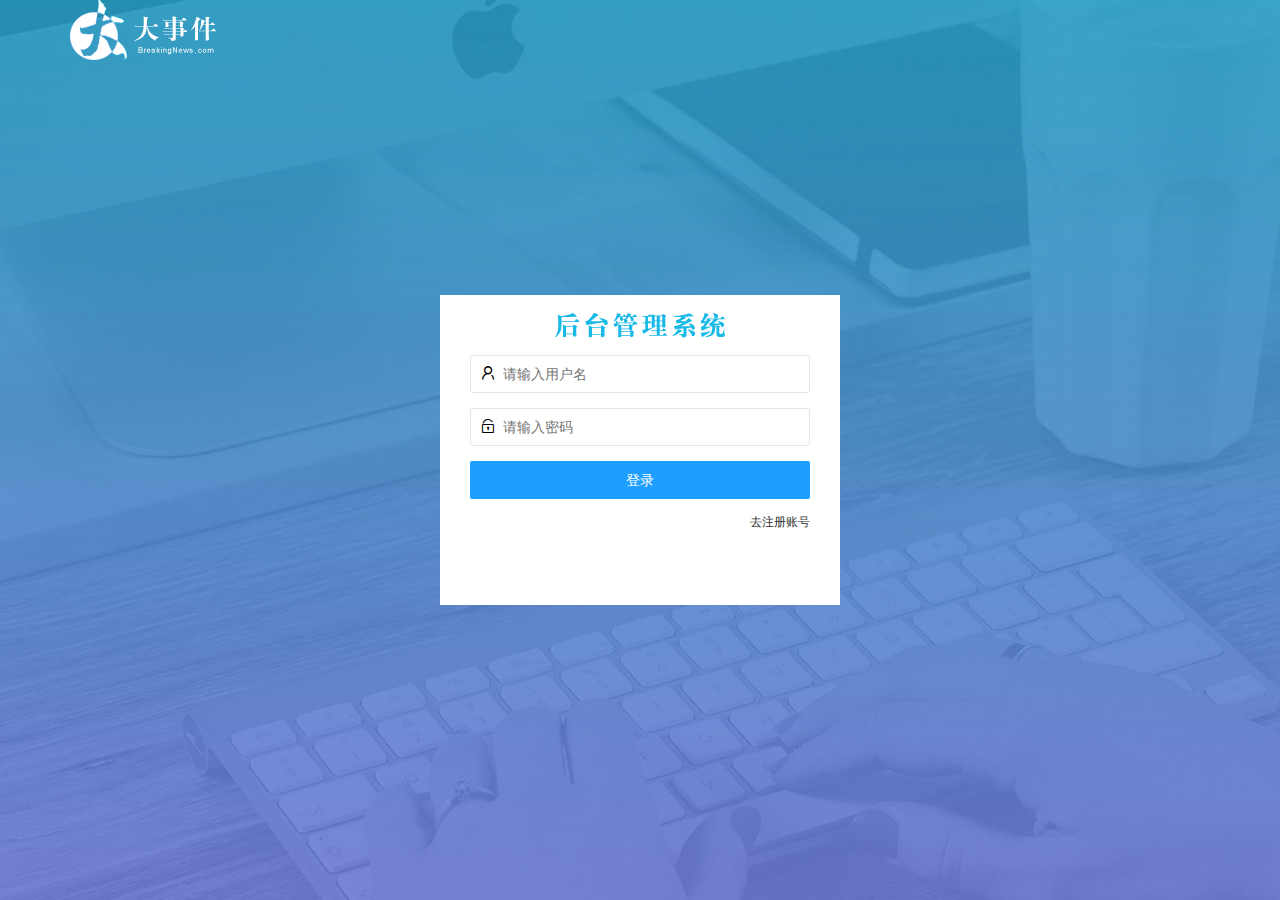
<file: login.html>
<!DOCTYPE html>
<html lang="en">
<head>
    <meta charset="UTF-8">
    <meta http-equiv="X-UA-Compatible" content="IE=edge">
    <meta name="viewport" content="width=device-width, initial-scale=1.0">
    <link rel="stylesheet" href="./assets/css/login.css"/>
    <link rel="stylesheet" href="./assets/lib/layui/css/layui.css"/>

    <title>大事件-登录/注册</title>
</head>
<body>
    <!-- 头部的logo区 -->
    <div class="layui-main">
        <img src="./assets/images/logo.png" alt="">
    </div>
    <!-- 登录注册区 -->
    <div class="login-ad">
        <div class="title-box"></div>
        <!-- 登陆的div -->

       <div class="login-box">
            <!-- 用户名 -->
            <form class="layui-form"  id="form_login">
                <div class="layui-form-item"> 
                    <i class="layui-icon layui-icon-username"></i>         
                    <input type="text" name="username" required  lay-verify="required" placeholder="请输入用户名" autocomplete="off" class="layui-input">
                </div>
            <!-- 密码 -->
                <div class="layui-form-item">  
                    <i class="layui-icon layui-icon-password"></i>        
                    <input type="password" name="password" required  lay-verify="required|pwd" placeholder="请输入密码" autocomplete="off" class="layui-input">
                </div>
            <!-- 登录按钮 -->
                <div class="layui-form-item">  
                    <button class="layui-btn layui-btn layui-btn-fluid layui-btn-normal" lay-submit >登录</button>
                     
                </div>
            <!-- a链接 -->
                <div class="layui-form-item links">  
                    <a href="javascript:;" id="link_reg">去注册账号</a>     
                </div>
            </form>
              
        </div>
        <!-- 注册的div -->
        <div class="reg-box">
            <form class="layui-form" id="form_reg">
                <div class="layui-form-item"> 
                    <i class="layui-icon layui-icon-username"></i>         
                    <input type="text" name="username" required  lay-verify="required" placeholder="请输入用户名" autocomplete="off" class="layui-input">
                </div>
            <!-- 密码 -->
                <div class="layui-form-item">  
                    <i class="layui-icon layui-icon-password"></i>        
                    <input type="password" name="password" required  lay-verify="required|pwd" placeholder="请输入密码" autocomplete="off" class="layui-input">
                </div>
                <div class="layui-form-item">  
                    <i class="layui-icon layui-icon-password"></i>        
                    <input type="password" name="repassword" required  lay-verify="required|pwd|repwd" placeholder="请再次确认密码" autocomplete="off" class="layui-input">
                </div>
            <!-- 注册按钮 -->
                <div class="layui-form-item">  
                    <button class="layui-btn layui-btn layui-btn-fluid layui-btn-normal" lay-submit >注册</button>
                     
                </div>
            <!-- a链接 -->
                <div class="layui-form-item links">  
                    <a href="javascript:;" id="link_login">去登录账号</a>  
                </div>
            </form>
            
        </div>
    </div>

    <script src="./assets/lib/layui/layui.all.js"></script>
    <script src="./assets/lib/jquery.js"></script>
    <script src="./assets/js/baseAPI.js"></script>
    <script src="./assets/js/login.js"></script>
</body>
</html>
</file>
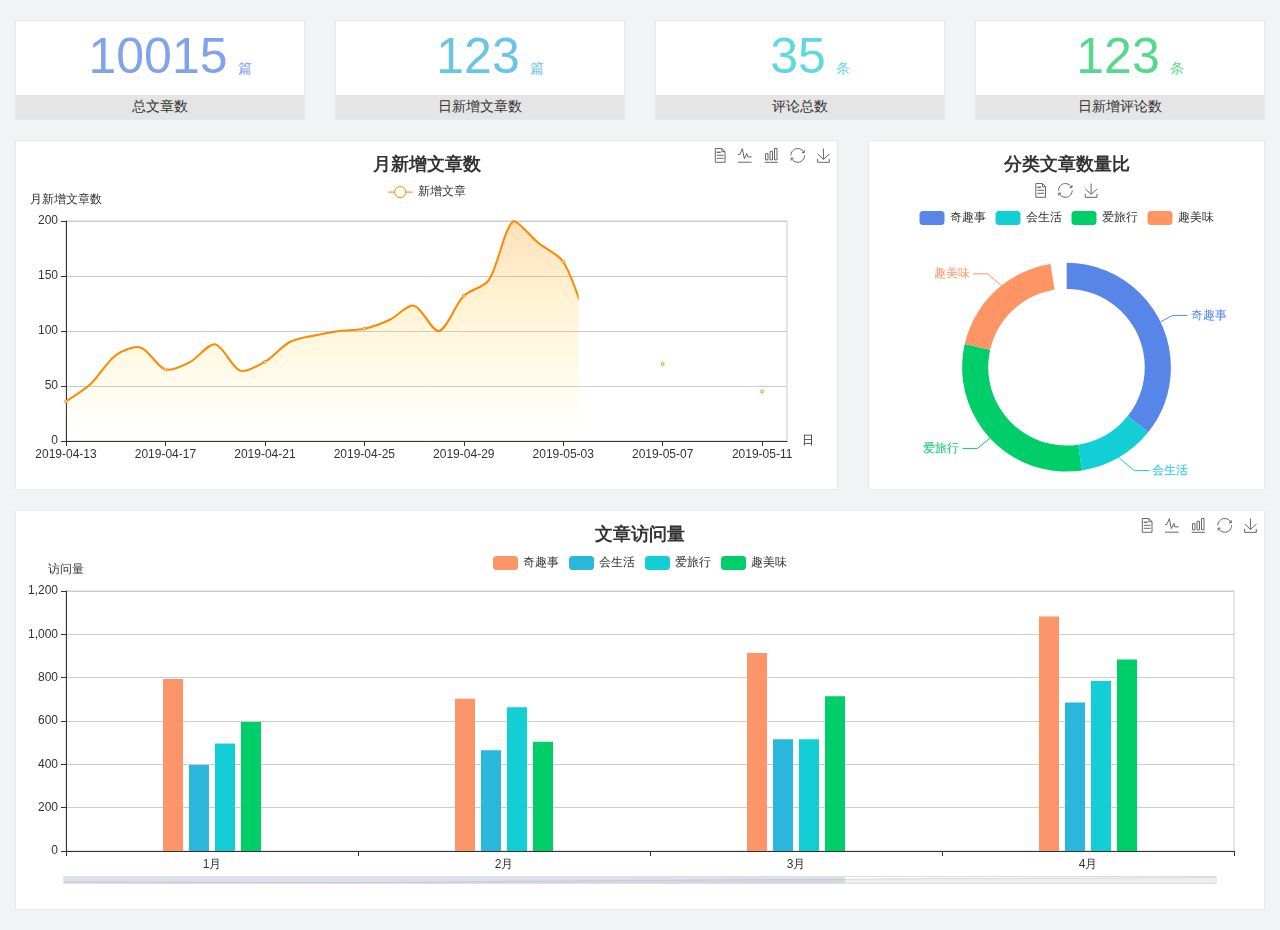
<file: home/dashboard.html>
<!DOCTYPE html>
<html lang="en">

<head>
  <meta charset="UTF-8">
  <meta name="viewport" content="width=device-width, initial-scale=1.0">
  <meta http-equiv="X-UA-Compatible" content="ie=edge">
  <title>图表统计</title>
  <link rel="stylesheet" href="../assets/lib/bootstrap.css" />
  <link rel="stylesheet" href="../assets/lib/main.css" />
  <script src="../assets/lib/jquery.js"></script>
  <script type="text/javascript" src="../assets/lib/echarts.min.js"></script>
</head>

<body>
  <div class="container-fluid">
    <div class="row spannel_list">
      <div class="col-sm-3 col-xs-6">
        <div class="spannel">
          <em>10015</em><span>篇</span>
          <b>总文章数</b>
        </div>
      </div>
      <div class="col-sm-3 col-xs-6">
        <div class="spannel scolor01">
          <em>123</em><span>篇</span>
          <b>日新增文章数</b>
        </div>
      </div>
      <div class="col-sm-3 col-xs-6">
        <div class="spannel scolor02">
          <em>35</em><span>条</span>
          <b>评论总数</b>
        </div>
      </div>
      <div class="col-sm-3 col-xs-6">
        <div class="spannel scolor03">
          <em>123</em><span>条</span>
          <b>日新增评论数</b>
        </div>
      </div>
    </div>
  </div>

  <div class="container-fluid">
    <div class="row curve-pie">
      <div class="col-lg-8 col-md-8">
        <div class="gragh_pannel" id="curve_show"></div>
      </div>
      <div class="col-lg-4 col-md-4">
        <div class="gragh_pannel" id="pie_show"></div>
      </div>
    </div>
  </div>

  <div class="container-fluid">
    <div class="column_pannel" id="column_show"></div>
  </div>

  <script>
    var oChart = echarts.init(document.getElementById('curve_show'));
    var aList_all = [
      { 'count': 36, 'date': '2019-04-13' },
      { 'count': 52, 'date': '2019-04-14' },
      { 'count': 78, 'date': '2019-04-15' },
      { 'count': 85, 'date': '2019-04-16' },
      { 'count': 65, 'date': '2019-04-17' },
      { 'count': 72, 'date': '2019-04-18' },
      { 'count': 88, 'date': '2019-04-19' },
      { 'count': 64, 'date': '2019-04-20' },
      { 'count': 72, 'date': '2019-04-21' },
      { 'count': 90, 'date': '2019-04-22' },
      { 'count': 96, 'date': '2019-04-23' },
      { 'count': 100, 'date': '2019-04-24' },
      { 'count': 102, 'date': '2019-04-25' },
      { 'count': 110, 'date': '2019-04-26' },
      { 'count': 123, 'date': '2019-04-27' },
      { 'count': 100, 'date': '2019-04-28' },
      { 'count': 132, 'date': '2019-04-29' },
      { 'count': 146, 'date': '2019-04-30' },
      { 'count': 200, 'date': '2019-05-01' },
      { 'count': 180, 'date': '2019-05-02' },
      { 'count': 163, 'date': '2019-05-03' },
      { 'count': 110, 'date': '2019-05-04' },
      { 'count': 80, 'date': '2019-05-05' },
      { 'count': 82, 'date': '2019-05-06' },
      { 'count': 70, 'date': '2019-05-07' },
      { 'count': 65, 'date': '2019-05-08' },
      { 'count': 54, 'date': '2019-05-09' },
      { 'count': 40, 'date': '2019-05-10' },
      { 'count': 45, 'date': '2019-05-11' },
      { 'count': 38, 'date': '2019-05-12' },
    ];

    let aCount = [];
    let aDate = [];

    for (var i = 0; i < aList_all.length; i++) {
      aCount.push(aList_all[i].count);
      aDate.push(aList_all[i].date);
    }

    var chartopt = {
      title: {
        text: '月新增文章数',
        left: 'center',
        top: '10'
      },
      tooltip: {
        trigger: 'axis'
      },
      legend: {
        data: ['新增文章'],
        top: '40'
      },
      toolbox: {
        show: true,
        feature: {
          mark: { show: true },
          dataView: { show: true, readOnly: false },
          magicType: { show: true, type: ['line', 'bar'] },
          restore: { show: true },
          saveAsImage: { show: true }
        }
      },
      calculable: true,
      xAxis: [
        {
          name: '日',
          type: 'category',
          boundaryGap: false,
          data: aDate
        }
      ],
      yAxis: [
        {
          name: '月新增文章数',
          type: 'value'
        }
      ],
      series: [
        {
          name: '新增文章',
          type: 'line',
          smooth: true,
          itemStyle: { normal: { areaStyle: { type: 'default' }, color: '#f80' }, lineStyle: { color: '#f80' } },
          data: aCount
        }],
      areaStyle: {
        normal: {
          color: new echarts.graphic.LinearGradient(0, 0, 0, 1, [{
            offset: 0,
            color: 'rgba(255,136,0,0.39)'
          }, {
            offset: .34,
            color: 'rgba(255,180,0,0.25)'
          }, {
            offset: 1,
            color: 'rgba(255,222,0,0.00)'
          }])

        }
      },
      grid: {
        show: true,
        x: 50,
        x2: 50,
        y: 80,
        height: 220
      }
    };

    oChart.setOption(chartopt);


    var oPie = echarts.init(document.getElementById('pie_show'));
    var oPieopt =
    {
      title: {
        top: 10,
        text: '分类文章数量比',
        x: 'center'
      },
      tooltip: {
        trigger: 'item',
        formatter: "{a} <br/>{b} : {c} ({d}%)"
      },
      color: ['#5885e8', '#13cfd5', '#00ce68', '#ff9565'],
      legend: {
        x: 'center',
        top: 65,
        data: ['奇趣事', '会生活', '爱旅行', '趣美味']
      },
      toolbox: {
        show: true,
        x: 'center',
        top: 35,
        feature: {
          mark: { show: true },
          dataView: { show: true, readOnly: false },
          magicType: {
            show: true,
            type: ['pie', 'funnel'],
            option: {
              funnel: {
                x: '25%',
                width: '50%',
                funnelAlign: 'left',
                max: 1548
              }
            }
          },
          restore: { show: true },
          saveAsImage: { show: true }
        }
      },
      calculable: true,
      series: [
        {
          name: '访问来源',
          type: 'pie',
          radius: ['45%', '60%'],
          center: ['50%', '65%'],
          data: [
            { value: 300, name: '奇趣事' },
            { value: 100, name: '会生活' },
            { value: 260, name: '爱旅行' },
            { value: 180, name: '趣美味' }
          ]
        }
      ]
    };
    oPie.setOption(oPieopt);



    var oColumn = this.echarts.init(document.getElementById('column_show'));
    var oColumnopt =
    {
      title: {
        text: '文章访问量',
        left: 'center',
        top: '10'
      },
      tooltip: {
        trigger: 'axis'
      },
      legend: {
        data: ['奇趣事', '会生活', '爱旅行', '趣美味'],
        top: '40'
      },
      toolbox: {
        show: true,
        feature: {
          mark: { show: true },
          dataView: { show: true, readOnly: false },
          magicType: { show: true, type: ['line', 'bar'] },
          restore: { show: true },
          saveAsImage: { show: true }
        }
      },
      calculable: true,
      xAxis: [
        {
          type: 'category',
          data: ['1月', '2月', '3月', '4月', '5月']
        }
      ],
      yAxis: [
        {
          name: '访问量',
          type: 'value'
        }
      ],
      series: [
        {
          name: '奇趣事',
          type: 'bar',
          barWidth: 20,
          itemStyle: {
            normal: { areaStyle: { type: 'default' }, color: '#fd956a' }
          },
          data: [800, 708, 920, 1090, 1200]
        },
        {
          name: '会生活',
          type: 'bar',
          barWidth: 20,
          itemStyle: {
            normal: { areaStyle: { type: 'default' }, color: '#2bb6db' }
          },
          data: [400, 468, 520, 690, 800]
        },
        {
          name: '爱旅行',
          type: 'bar',
          barWidth: 20,
          itemStyle: {
            normal: { areaStyle: { type: 'default' }, color: '#13cfd5' }
          },
          data: [500, 668, 520, 790, 900]
        },
        {
          name: '趣美味',
          type: 'bar',
          barWidth: 20,
          itemStyle: {
            normal: { areaStyle: { type: 'default' }, color: '#00ce68' }
          },
          data: [600, 508, 720, 890, 1000]
        }
      ],
      grid: {
        show: true,
        x: 50,
        x2: 30,
        y: 80,
        height: 260
      },
      dataZoom: [//给x轴设置滚动条
        {
          start: 0,//默认为0
          end: 100 - 1000 / 31,//默认为100
          type: 'slider',
          show: true,
          xAxisIndex: [0],
          handleSize: 0,//滑动条的 左右2个滑动条的大小
          height: 8,//组件高度
          left: 45, //左边的距离
          right: 50,//右边的距离
          bottom: 26,//右边的距离
          handleColor: '#ddd',//h滑动图标的颜色
          handleStyle: {
            borderColor: "#cacaca",
            borderWidth: "1",
            shadowBlur: 2,
            background: "#ddd",
            shadowColor: "#ddd",
          }
        }]
    };
    oColumn.setOption(oColumnopt);
  </script>
</body>

</html>
</file>
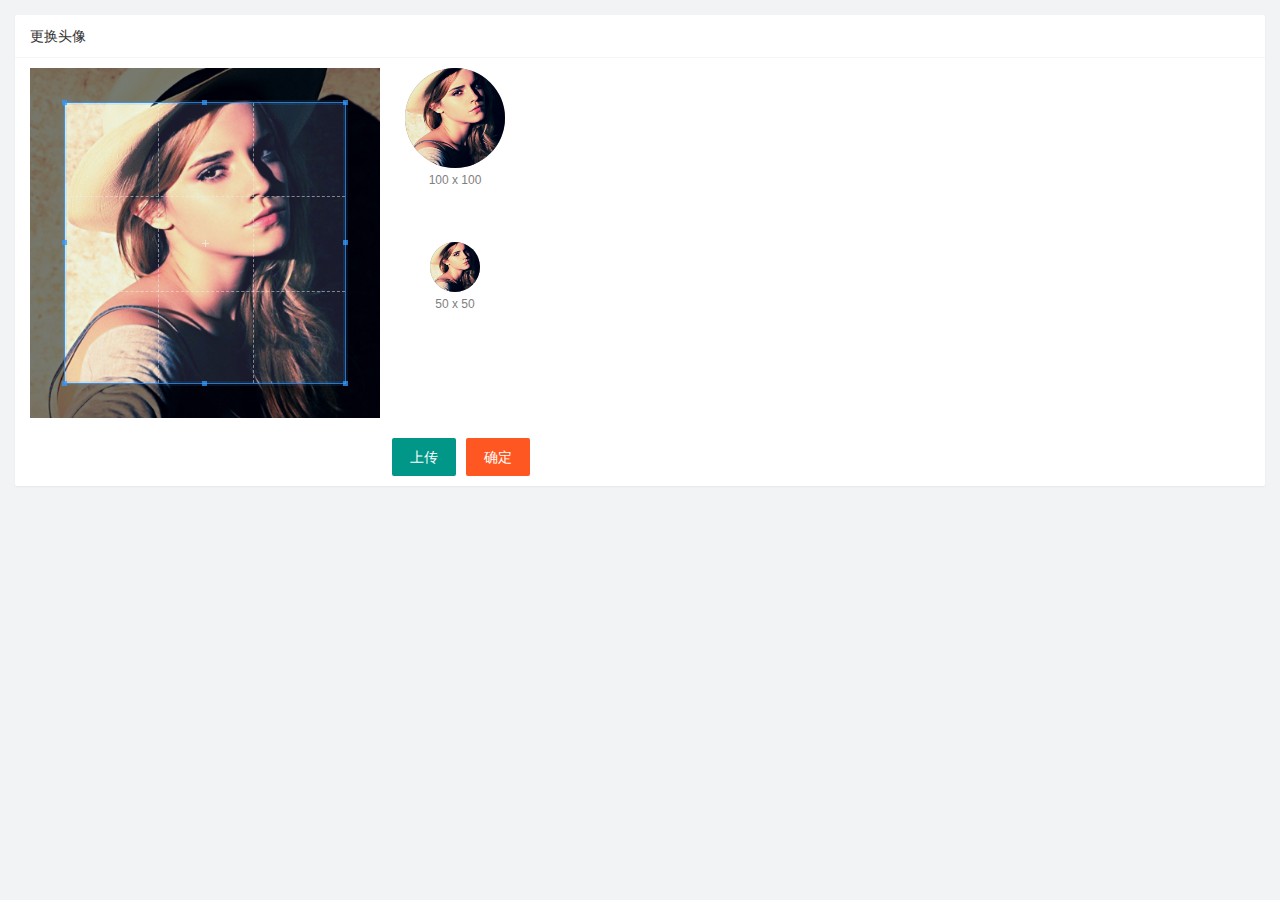
<file: user/user_avatar.html>
<!DOCTYPE html>
<html lang="en">
<head>
    <meta charset="UTF-8">
    <meta http-equiv="X-UA-Compatible" content="IE=edge">
    <meta name="viewport" content="width=device-width, initial-scale=1.0">
    <title>Document</title>
    <link rel="stylesheet" href="../assets/lib/cropper/cropper.css" />
    <link rel="stylesheet" href="../assets/lib/layui/css/layui.css">
    <link rel="stylesheet" href="../assets/css/user/user_avatar.css">
</head>
<body>
    <div class="layui-card">
        <div class="layui-card-header">更换头像</div>
        <div class="layui-card-body">
             <!-- 第一行的图片裁剪和预览区域 -->
        <div class="row1">
            <!-- 图片裁剪区域 -->
            <div class="cropper-box">
            <!-- 这个 img 标签很重要，将来会把它初始化为裁剪区域 -->
            <img id="image" src="/assets/images/sample.jpg" />
            </div>
            <!-- 图片的预览区域 -->
            <div class="preview-box">
            <div>
                <!-- 宽高为 100px 的预览区域 -->
                <div class="img-preview w100"></div>
                <p class="size">100 x 100</p>
            </div>
            <div>
                <!-- 宽高为 50px 的预览区域 -->
                <div class="img-preview w50"></div>
                <p class="size">50 x 50</p>
            </div>
            </div>
        </div>

        <!-- 第二行的按钮区域 -->
        <div class="row2">
            <input type="file" id="file" accept="image/png,image/jpeg" />
            <button type="button" class="layui-btn" id="btnChoose">上传</button>
            <button type="button" class="layui-btn layui-btn-danger" id="btnUpload">确定</button>
        </div>
                </div>
            </div>
</body>
<script src="/assets/lib/jquery.js"></script>
<script src="/assets/lib/cropper/Cropper.js"></script>
<script src="/assets/lib/cropper/jquery-cropper.js"></script>
      <script src="../assets/lib/layui/layui.all.js"></script>
  
      <script src="../assets/js/baseAPI.js"></script>
      <script src="../assets/js/user/user_avatar.js"></script>
</html>
</file>
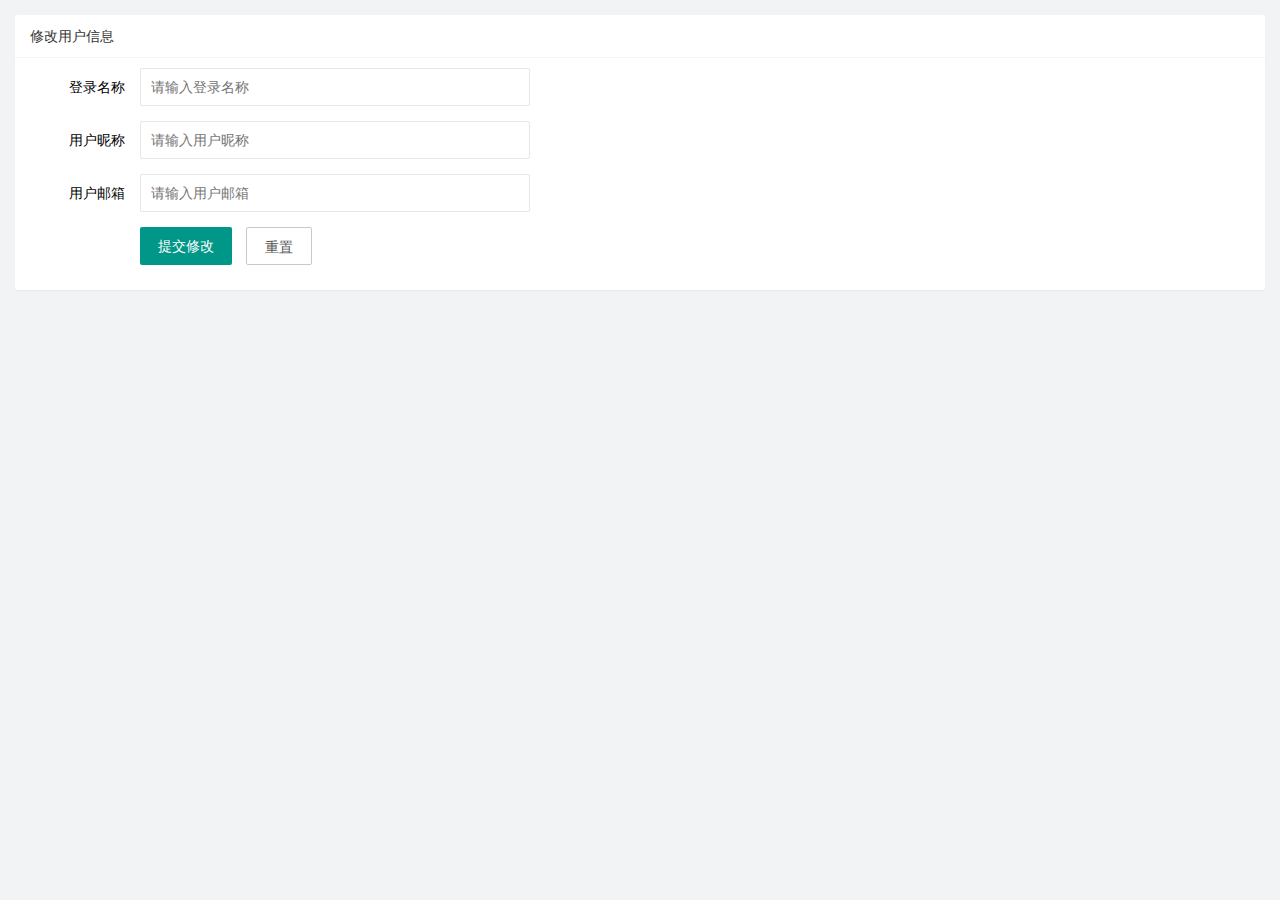
<file: user/user_info.html>
<!DOCTYPE html>
<html lang="en">
<head>
    <meta charset="UTF-8">
    <meta http-equiv="X-UA-Compatible" content="IE=edge">
    <meta name="viewport" content="width=device-width, initial-scale=1.0">
    <title>Document</title>
    <link rel="stylesheet" href="../assets/lib/layui/css/layui.css">
    <link rel="stylesheet" href="../assets/css/user/user_info.css">

</head>
<body>
    <div class="layui-card">
        <div class="layui-card-header">修改用户信息</div>
        <div class="layui-card-body">
            <form class="layui-form" lay-filter="formUserInfo">
                <!-- 这是个隐藏域 -->
                <input type="hidden" name="id">
                <div class="layui-form-item">
                  <label class="layui-form-label">登录名称</label>
                  <div class="layui-input-block">
                    <input type="text" name="username" required  lay-verify="required" placeholder="请输入登录名称" autocomplete="off" class="layui-input" readonly>
                  </div>
                </div>
                <div class="layui-form-item">
                    <label class="layui-form-label">用户昵称</label>
                    <div class="layui-input-block">
                      <input type="text" name="nickname" required  lay-verify="required|nickname" placeholder="请输入用户昵称" autocomplete="off" class="layui-input">
                    </div>
                  </div>
                  <div class="layui-form-item">
                    <label class="layui-form-label">用户邮箱</label>
                    <div class="layui-input-block">
                      <input type="text" name="email" required  lay-verify="required|email" placeholder="请输入用户邮箱" autocomplete="off" class="layui-input">
                    </div>
                  </div>
                  <div class="layui-form-item">
                    <div class="layui-input-block">
                      <button class="layui-btn" lay-submit lay-filter="formDemo">提交修改</button>
                      <button type="reset" class="layui-btn layui-btn-primary" id="btnReset">重置</button>
                    </div>
                  </div>
            </form>
        </div>
      </div>
    
      <script src="../assets/lib/layui/layui.all.js"></script>
      <script src="../assets/lib/jquery.js"></script>
      <script src="../assets/js/baseAPI.js"></script>
      <script src="../assets/js/user/user_info.js"></script>
</body>
</html>
</file>
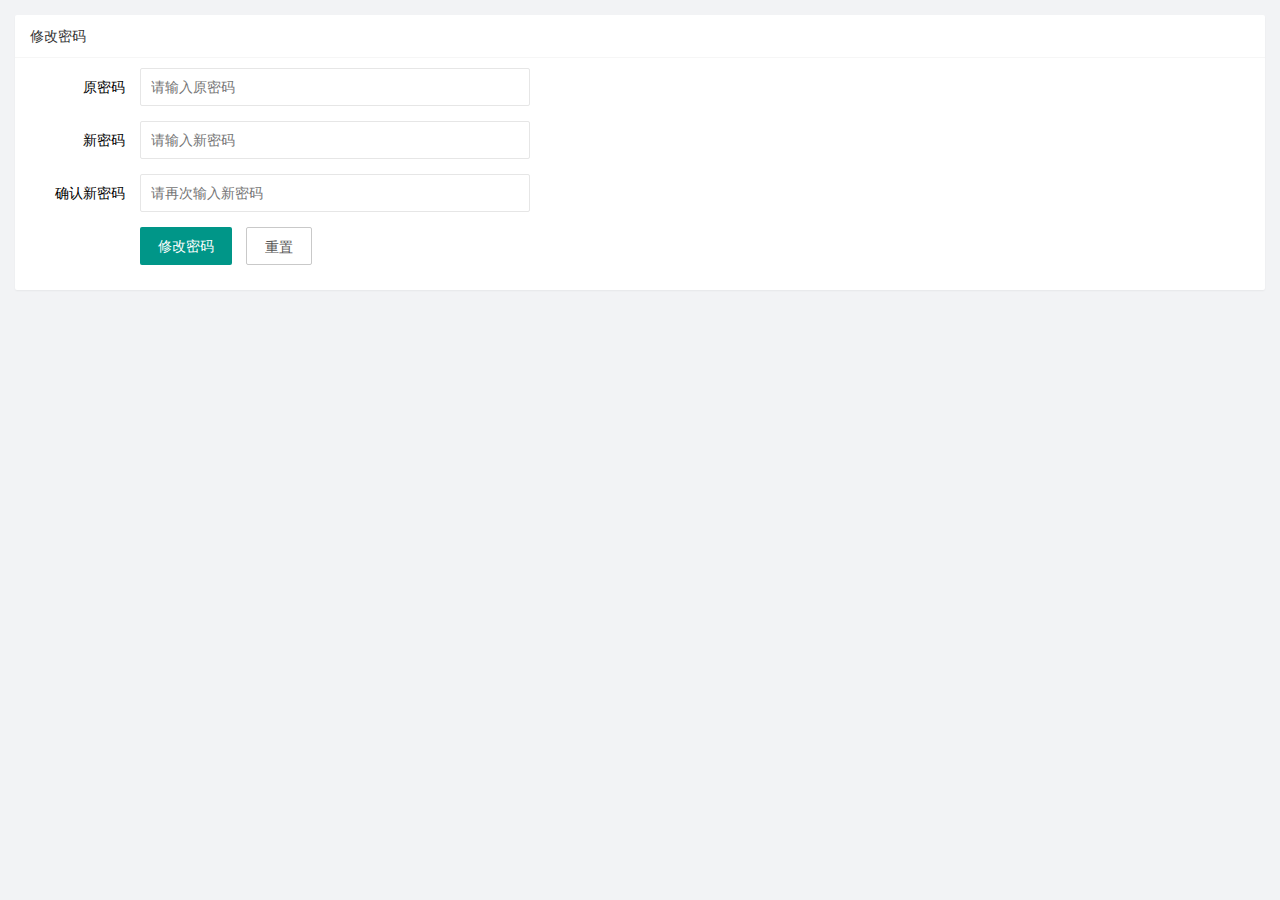
<file: user/user_pwd.html>
<!DOCTYPE html>
<html lang="en">
<head>
    <meta charset="UTF-8">
    <meta http-equiv="X-UA-Compatible" content="IE=edge">
    <meta name="viewport" content="width=device-width, initial-scale=1.0">
    <title>Document</title>
    <link rel="stylesheet" href="../assets/lib/layui/css/layui.css">
    <link rel="stylesheet" href="../assets/css/user/user_pwd.css">
</head>
<body>
    <div class="layui-card">
        <div class="layui-card-header">修改密码</div>
        <div class="layui-card-body">
            <form class="layui-form">
                <div class="layui-form-item">
                  <label class="layui-form-label">原密码</label>
                  <div class="layui-input-block">
                    <input type="password" name="oldPwd" required  lay-verify="required|pwd" placeholder="请输入原密码" autocomplete="off" class="layui-input">
                  </div>
                </div>
                <div class="layui-form-item">
                    <label class="layui-form-label">新密码</label>
                    <div class="layui-input-block">
                      <input type="password" name="newPwd" required  lay-verify="required|pwd|samePwd" placeholder="请输入新密码" autocomplete="off" class="layui-input">
                    </div>
                  </div>
                  <div class="layui-form-item">
                    <label class="layui-form-label">确认新密码</label>
                    <div class="layui-input-block">
                      <input type="password" name="rePwd" required  lay-verify="required|pwd|rePwd" placeholder="请再次输入新密码" autocomplete="off" class="layui-input">
                    </div>
                  </div>
                <div class="layui-form-item">
                    <div class="layui-input-block">
                      <button class="layui-btn" lay-submit lay-filter="formDemo">修改密码</button>
                      <button type="reset" class="layui-btn layui-btn-primary">重置</button> 
                    </div>
                  </div>
            </form>
        </div>
      </div>
      <script src="../assets/lib/layui/layui.all.js"></script>
      <script src="../assets/lib/jquery.js"></script>
      <script src="../assets/js/baseAPI.js"></script>
      <script src="../assets/js/user/user_pwd.js"></script>
</body>
</html>
</file>
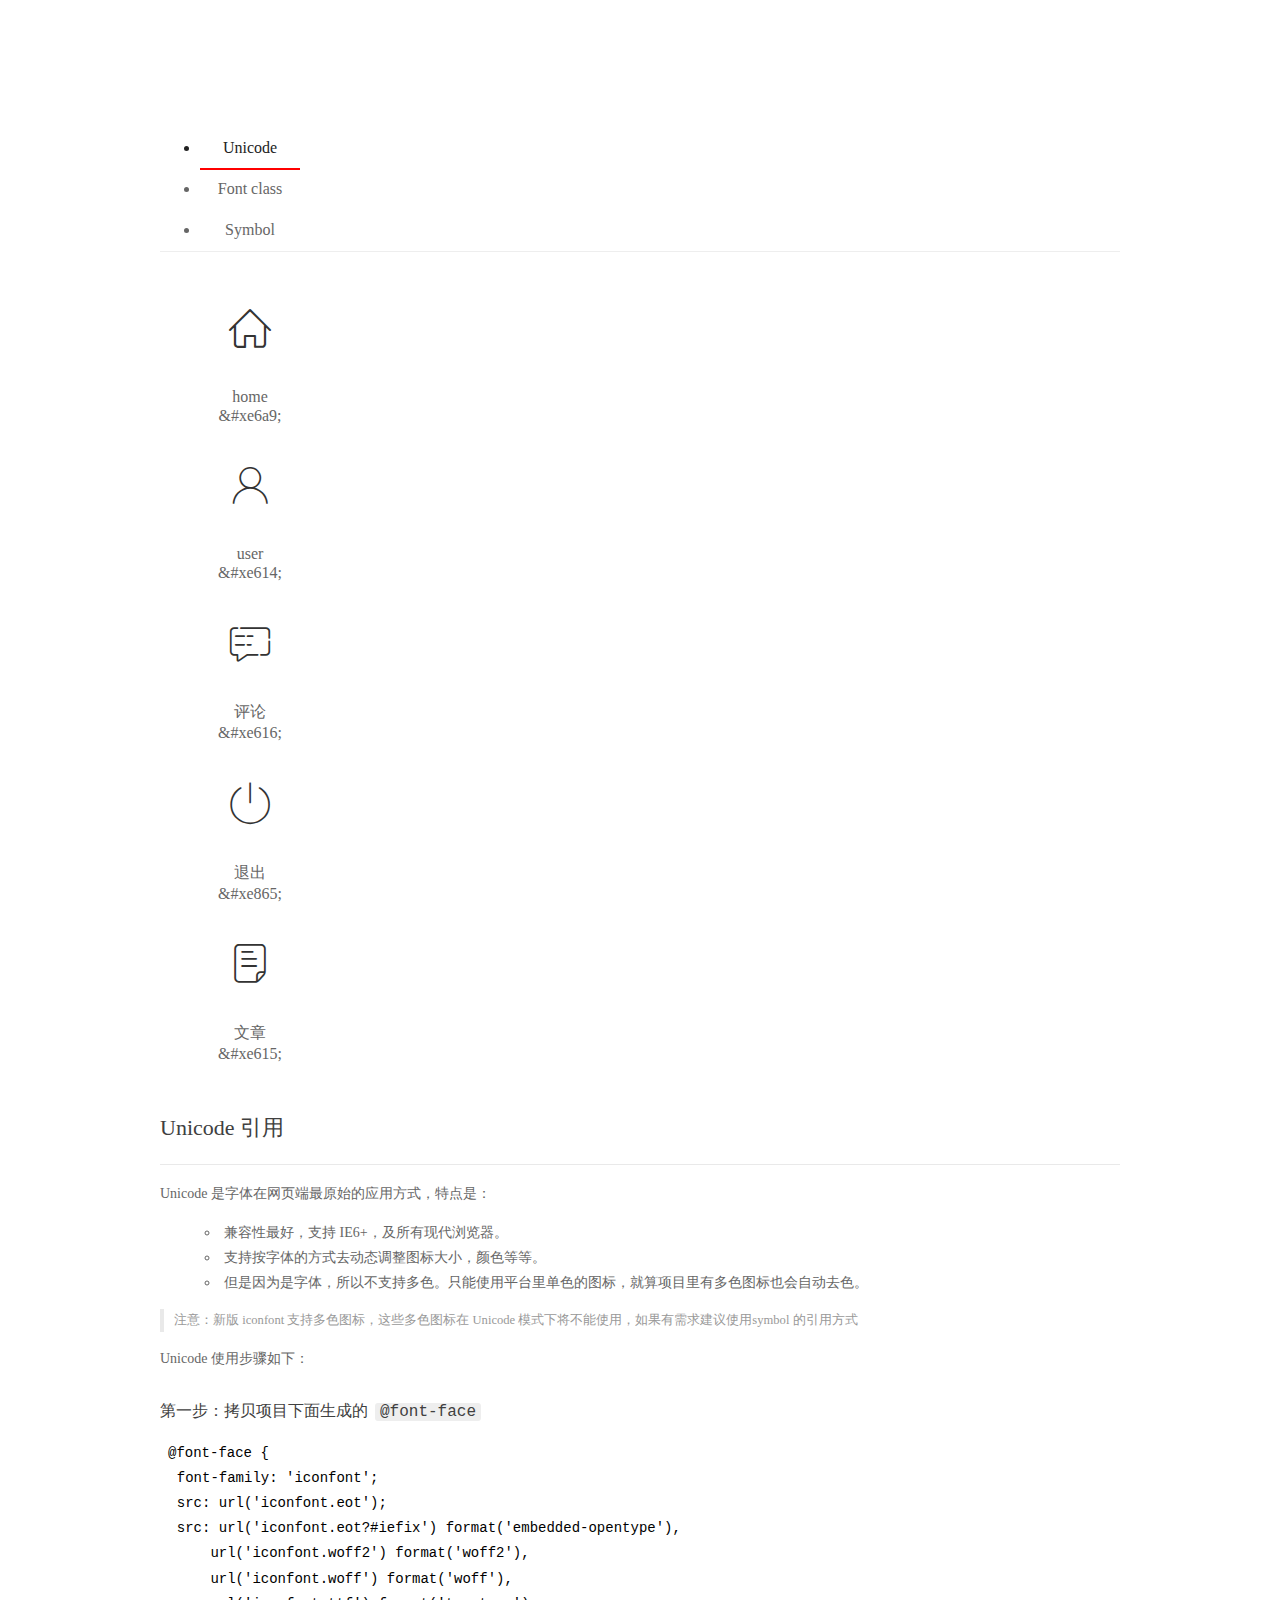
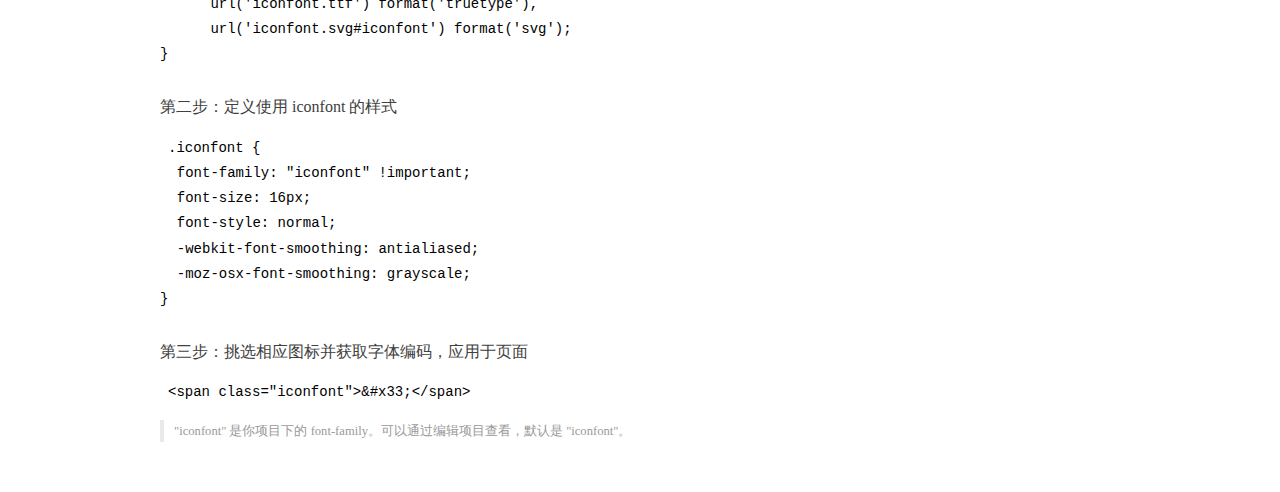
<file: assets/fonts/demo_index.html>
<!DOCTYPE html>
<html>
<head>
  <meta charset="utf-8"/>
  <title>IconFont Demo</title>
  <link rel="shortcut icon" href="https://gtms04.alicdn.com/tps/i4/TB1_oz6GVXXXXaFXpXXJDFnIXXX-64-64.ico" type="image/x-icon"/>
  <link rel="stylesheet" href="https://g.alicdn.com/thx/cube/1.3.2/cube.min.css">
  <link rel="stylesheet" href="demo.css">
  <link rel="stylesheet" href="iconfont.css">
  <script src="iconfont.js"></script>
  <!-- jQuery -->
  <script src="https://a1.alicdn.com/oss/uploads/2018/12/26/7bfddb60-08e8-11e9-9b04-53e73bb6408b.js"></script>
  <!-- 代码高亮 -->
  <script src="https://a1.alicdn.com/oss/uploads/2018/12/26/a3f714d0-08e6-11e9-8a15-ebf944d7534c.js"></script>
</head>
<body>
  <div class="main">
    <h1 class="logo"><a href="https://www.iconfont.cn/" title="iconfont 首页" target="_blank">&#xe86b;</a></h1>
    <div class="nav-tabs">
      <ul id="tabs" class="dib-box">
        <li class="dib active"><span>Unicode</span></li>
        <li class="dib"><span>Font class</span></li>
        <li class="dib"><span>Symbol</span></li>
      </ul>
      
    </div>
    <div class="tab-container">
      <div class="content unicode" style="display: block;">
          <ul class="icon_lists dib-box">
          
            <li class="dib">
              <span class="icon iconfont">&#xe6a9;</span>
                <div class="name">home</div>
                <div class="code-name">&amp;#xe6a9;</div>
              </li>
          
            <li class="dib">
              <span class="icon iconfont">&#xe614;</span>
                <div class="name">user</div>
                <div class="code-name">&amp;#xe614;</div>
              </li>
          
            <li class="dib">
              <span class="icon iconfont">&#xe616;</span>
                <div class="name">评论</div>
                <div class="code-name">&amp;#xe616;</div>
              </li>
          
            <li class="dib">
              <span class="icon iconfont">&#xe865;</span>
                <div class="name">退出</div>
                <div class="code-name">&amp;#xe865;</div>
              </li>
          
            <li class="dib">
              <span class="icon iconfont">&#xe615;</span>
                <div class="name">文章</div>
                <div class="code-name">&amp;#xe615;</div>
              </li>
          
          </ul>
          <div class="article markdown">
          <h2 id="unicode-">Unicode 引用</h2>
          <hr>

          <p>Unicode 是字体在网页端最原始的应用方式，特点是：</p>
          <ul>
            <li>兼容性最好，支持 IE6+，及所有现代浏览器。</li>
            <li>支持按字体的方式去动态调整图标大小，颜色等等。</li>
            <li>但是因为是字体，所以不支持多色。只能使用平台里单色的图标，就算项目里有多色图标也会自动去色。</li>
          </ul>
          <blockquote>
            <p>注意：新版 iconfont 支持多色图标，这些多色图标在 Unicode 模式下将不能使用，如果有需求建议使用symbol 的引用方式</p>
          </blockquote>
          <p>Unicode 使用步骤如下：</p>
          <h3 id="-font-face">第一步：拷贝项目下面生成的 <code>@font-face</code></h3>
<pre><code class="language-css"
>@font-face {
  font-family: 'iconfont';
  src: url('iconfont.eot');
  src: url('iconfont.eot?#iefix') format('embedded-opentype'),
      url('iconfont.woff2') format('woff2'),
      url('iconfont.woff') format('woff'),
      url('iconfont.ttf') format('truetype'),
      url('iconfont.svg#iconfont') format('svg');
}
</code></pre>
          <h3 id="-iconfont-">第二步：定义使用 iconfont 的样式</h3>
<pre><code class="language-css"
>.iconfont {
  font-family: "iconfont" !important;
  font-size: 16px;
  font-style: normal;
  -webkit-font-smoothing: antialiased;
  -moz-osx-font-smoothing: grayscale;
}
</code></pre>
          <h3 id="-">第三步：挑选相应图标并获取字体编码，应用于页面</h3>
<pre>
<code class="language-html"
>&lt;span class="iconfont"&gt;&amp;#x33;&lt;/span&gt;
</code></pre>
          <blockquote>
            <p>"iconfont" 是你项目下的 font-family。可以通过编辑项目查看，默认是 "iconfont"。</p>
          </blockquote>
          </div>
      </div>
      <div class="content font-class">
        <ul class="icon_lists dib-box">
          
          <li class="dib">
            <span class="icon iconfont icon-home"></span>
            <div class="name">
              home
            </div>
            <div class="code-name">.icon-home
            </div>
          </li>
          
          <li class="dib">
            <span class="icon iconfont icon-user"></span>
            <div class="name">
              user
            </div>
            <div class="code-name">.icon-user
            </div>
          </li>
          
          <li class="dib">
            <span class="icon iconfont icon-pinglun"></span>
            <div class="name">
              评论
            </div>
            <div class="code-name">.icon-pinglun
            </div>
          </li>
          
          <li class="dib">
            <span class="icon iconfont icon-tuichu"></span>
            <div class="name">
              退出
            </div>
            <div class="code-name">.icon-tuichu
            </div>
          </li>
          
          <li class="dib">
            <span class="icon iconfont icon-16"></span>
            <div class="name">
              文章
            </div>
            <div class="code-name">.icon-16
            </div>
          </li>
          
        </ul>
        <div class="article markdown">
        <h2 id="font-class-">font-class 引用</h2>
        <hr>

        <p>font-class 是 Unicode 使用方式的一种变种，主要是解决 Unicode 书写不直观，语意不明确的问题。</p>
        <p>与 Unicode 使用方式相比，具有如下特点：</p>
        <ul>
          <li>兼容性良好，支持 IE8+，及所有现代浏览器。</li>
          <li>相比于 Unicode 语意明确，书写更直观。可以很容易分辨这个 icon 是什么。</li>
          <li>因为使用 class 来定义图标，所以当要替换图标时，只需要修改 class 里面的 Unicode 引用。</li>
          <li>不过因为本质上还是使用的字体，所以多色图标还是不支持的。</li>
        </ul>
        <p>使用步骤如下：</p>
        <h3 id="-fontclass-">第一步：引入项目下面生成的 fontclass 代码：</h3>
<pre><code class="language-html">&lt;link rel="stylesheet" href="./iconfont.css"&gt;
</code></pre>
        <h3 id="-">第二步：挑选相应图标并获取类名，应用于页面：</h3>
<pre><code class="language-html">&lt;span class="iconfont icon-xxx"&gt;&lt;/span&gt;
</code></pre>
        <blockquote>
          <p>"
            iconfont" 是你项目下的 font-family。可以通过编辑项目查看，默认是 "iconfont"。</p>
        </blockquote>
      </div>
      </div>
      <div class="content symbol">
          <ul class="icon_lists dib-box">
          
            <li class="dib">
                <svg class="icon svg-icon" aria-hidden="true">
                  <use xlink:href="#icon-home"></use>
                </svg>
                <div class="name">home</div>
                <div class="code-name">#icon-home</div>
            </li>
          
            <li class="dib">
                <svg class="icon svg-icon" aria-hidden="true">
                  <use xlink:href="#icon-user"></use>
                </svg>
                <div class="name">user</div>
                <div class="code-name">#icon-user</div>
            </li>
          
            <li class="dib">
                <svg class="icon svg-icon" aria-hidden="true">
                  <use xlink:href="#icon-pinglun"></use>
                </svg>
                <div class="name">评论</div>
                <div class="code-name">#icon-pinglun</div>
            </li>
          
            <li class="dib">
                <svg class="icon svg-icon" aria-hidden="true">
                  <use xlink:href="#icon-tuichu"></use>
                </svg>
                <div class="name">退出</div>
                <div class="code-name">#icon-tuichu</div>
            </li>
          
            <li class="dib">
                <svg class="icon svg-icon" aria-hidden="true">
                  <use xlink:href="#icon-16"></use>
                </svg>
                <div class="name">文章</div>
                <div class="code-name">#icon-16</div>
            </li>
          
          </ul>
          <div class="article markdown">
          <h2 id="symbol-">Symbol 引用</h2>
          <hr>

          <p>这是一种全新的使用方式，应该说这才是未来的主流，也是平台目前推荐的用法。相关介绍可以参考这篇<a href="">文章</a>
            这种用法其实是做了一个 SVG 的集合，与另外两种相比具有如下特点：</p>
          <ul>
            <li>支持多色图标了，不再受单色限制。</li>
            <li>通过一些技巧，支持像字体那样，通过 <code>font-size</code>, <code>color</code> 来调整样式。</li>
            <li>兼容性较差，支持 IE9+，及现代浏览器。</li>
            <li>浏览器渲染 SVG 的性能一般，还不如 png。</li>
          </ul>
          <p>使用步骤如下：</p>
          <h3 id="-symbol-">第一步：引入项目下面生成的 symbol 代码：</h3>
<pre><code class="language-html">&lt;script src="./iconfont.js"&gt;&lt;/script&gt;
</code></pre>
          <h3 id="-css-">第二步：加入通用 CSS 代码（引入一次就行）：</h3>
<pre><code class="language-html">&lt;style&gt;
.icon {
  width: 1em;
  height: 1em;
  vertical-align: -0.15em;
  fill: currentColor;
  overflow: hidden;
}
&lt;/style&gt;
</code></pre>
          <h3 id="-">第三步：挑选相应图标并获取类名，应用于页面：</h3>
<pre><code class="language-html">&lt;svg class="icon" aria-hidden="true"&gt;
  &lt;use xlink:href="#icon-xxx"&gt;&lt;/use&gt;
&lt;/svg&gt;
</code></pre>
          </div>
      </div>

    </div>
  </div>
  <script>
  $(document).ready(function () {
      $('.tab-container .content:first').show()

      $('#tabs li').click(function (e) {
        var tabContent = $('.tab-container .content')
        var index = $(this).index()

        if ($(this).hasClass('active')) {
          return
        } else {
          $('#tabs li').removeClass('active')
          $(this).addClass('active')

          tabContent.hide().eq(index).fadeIn()
        }
      })
    })
  </script>
</body>
</html>
</file>
<file: assets/css/login.css>
html,body{
    margin: 0;
    padding: 0;
    height: 100%;
    width: 100%;
    background:url('../images/login_bg.jpg') no-repeat center;
    background-size: cover;
}
.login-ad{
    width: 400px;
    height: 310px;
    background-color: #fff;
    position: absolute;
    top:50%;
    left: 50%;
    transform: translate(-50%, -50%);
}
.title-box{
    height: 60px;
    background: url('../images/login_title.png') no-repeat center;
}
.reg-box{
    display:none;
}
.layui-form{

    padding: 0 30px;
}
.links{
    display: flex;
    justify-content: flex-end;
    font-size: 12px;
}
.layui-form-item{
    position: relative;
}
.layui-icon{
    position:absolute;
    top: 10px;
    left: 10px;
}
.layui-form-item .layui-input{
    padding-left: 32px;
}
</file>
<file: assets/lib/layui/css/layui.css>
/** layui-v2.5.5 MIT License By https://www.layui.com */
 .layui-inline,img{display:inline-block;vertical-align:middle}h1,h2,h3,h4,h5,h6{font-weight:400}.layui-edge,.layui-header,.layui-inline,.layui-main{position:relative}.layui-body,.layui-edge,.layui-elip{overflow:hidden}.layui-btn,.layui-edge,.layui-inline,img{vertical-align:middle}.layui-btn,.layui-disabled,.layui-icon,.layui-unselect{-moz-user-select:none;-webkit-user-select:none;-ms-user-select:none}.layui-elip,.layui-form-checkbox span,.layui-form-pane .layui-form-label{text-overflow:ellipsis;white-space:nowrap}.layui-breadcrumb,.layui-tree-btnGroup{visibility:hidden}blockquote,body,button,dd,div,dl,dt,form,h1,h2,h3,h4,h5,h6,input,li,ol,p,pre,td,textarea,th,ul{margin:0;padding:0;-webkit-tap-highlight-color:rgba(0,0,0,0)}a:active,a:hover{outline:0}img{border:none}li{list-style:none}table{border-collapse:collapse;border-spacing:0}h4,h5,h6{font-size:100%}button,input,optgroup,option,select,textarea{font-family:inherit;font-size:inherit;font-style:inherit;font-weight:inherit;outline:0}pre{white-space:pre-wrap;white-space:-moz-pre-wrap;white-space:-pre-wrap;white-space:-o-pre-wrap;word-wrap:break-word}body{line-height:24px;font:14px Helvetica Neue,Helvetica,PingFang SC,Tahoma,Arial,sans-serif}hr{height:1px;margin:10px 0;border:0;clear:both}a{color:#333;text-decoration:none}a:hover{color:#777}a cite{font-style:normal;*cursor:pointer}.layui-border-box,.layui-border-box *{box-sizing:border-box}.layui-box,.layui-box *{box-sizing:content-box}.layui-clear{clear:both;*zoom:1}.layui-clear:after{content:'\20';clear:both;*zoom:1;display:block;height:0}.layui-inline{*display:inline;*zoom:1}.layui-edge{display:inline-block;width:0;height:0;border-width:6px;border-style:dashed;border-color:transparent}.layui-edge-top{top:-4px;border-bottom-color:#999;border-bottom-style:solid}.layui-edge-right{border-left-color:#999;border-left-style:solid}.layui-edge-bottom{top:2px;border-top-color:#999;border-top-style:solid}.layui-edge-left{border-right-color:#999;border-right-style:solid}.layui-disabled,.layui-disabled:hover{color:#d2d2d2!important;cursor:not-allowed!important}.layui-circle{border-radius:100%}.layui-show{display:block!important}.layui-hide{display:none!important}@font-face{font-family:layui-icon;src:url(../font/iconfont.eot?v=250);src:url(../font/iconfont.eot?v=250#iefix) format('embedded-opentype'),url(../font/iconfont.woff2?v=250) format('woff2'),url(../font/iconfont.woff?v=250) format('woff'),url(../font/iconfont.ttf?v=250) format('truetype'),url(../font/iconfont.svg?v=250#layui-icon) format('svg')}.layui-icon{font-family:layui-icon!important;font-size:16px;font-style:normal;-webkit-font-smoothing:antialiased;-moz-osx-font-smoothing:grayscale}.layui-icon-reply-fill:before{content:"\e611"}.layui-icon-set-fill:before{content:"\e614"}.layui-icon-menu-fill:before{content:"\e60f"}.layui-icon-search:before{content:"\e615"}.layui-icon-share:before{content:"\e641"}.layui-icon-set-sm:before{content:"\e620"}.layui-icon-engine:before{content:"\e628"}.layui-icon-close:before{content:"\1006"}.layui-icon-close-fill:before{content:"\1007"}.layui-icon-chart-screen:before{content:"\e629"}.layui-icon-star:before{content:"\e600"}.layui-icon-circle-dot:before{content:"\e617"}.layui-icon-chat:before{content:"\e606"}.layui-icon-release:before{content:"\e609"}.layui-icon-list:before{content:"\e60a"}.layui-icon-chart:before{content:"\e62c"}.layui-icon-ok-circle:before{content:"\1005"}.layui-icon-layim-theme:before{content:"\e61b"}.layui-icon-table:before{content:"\e62d"}.layui-icon-right:before{content:"\e602"}.layui-icon-left:before{content:"\e603"}.layui-icon-cart-simple:before{content:"\e698"}.layui-icon-face-cry:before{content:"\e69c"}.layui-icon-face-smile:before{content:"\e6af"}.layui-icon-survey:before{content:"\e6b2"}.layui-icon-tree:before{content:"\e62e"}.layui-icon-upload-circle:before{content:"\e62f"}.layui-icon-add-circle:before{content:"\e61f"}.layui-icon-download-circle:before{content:"\e601"}.layui-icon-templeate-1:before{content:"\e630"}.layui-icon-util:before{content:"\e631"}.layui-icon-face-surprised:before{content:"\e664"}.layui-icon-edit:before{content:"\e642"}.layui-icon-speaker:before{content:"\e645"}.layui-icon-down:before{content:"\e61a"}.layui-icon-file:before{content:"\e621"}.layui-icon-layouts:before{content:"\e632"}.layui-icon-rate-half:before{content:"\e6c9"}.layui-icon-add-circle-fine:before{content:"\e608"}.layui-icon-prev-circle:before{content:"\e633"}.layui-icon-read:before{content:"\e705"}.layui-icon-404:before{content:"\e61c"}.layui-icon-carousel:before{content:"\e634"}.layui-icon-help:before{content:"\e607"}.layui-icon-code-circle:before{content:"\e635"}.layui-icon-water:before{content:"\e636"}.layui-icon-username:before{content:"\e66f"}.layui-icon-find-fill:before{content:"\e670"}.layui-icon-about:before{content:"\e60b"}.layui-icon-location:before{content:"\e715"}.layui-icon-up:before{content:"\e619"}.layui-icon-pause:before{content:"\e651"}.layui-icon-date:before{content:"\e637"}.layui-icon-layim-uploadfile:before{content:"\e61d"}.layui-icon-delete:before{content:"\e640"}.layui-icon-play:before{content:"\e652"}.layui-icon-top:before{content:"\e604"}.layui-icon-friends:before{content:"\e612"}.layui-icon-refresh-3:before{content:"\e9aa"}.layui-icon-ok:before{content:"\e605"}.layui-icon-layer:before{content:"\e638"}.layui-icon-face-smile-fine:before{content:"\e60c"}.layui-icon-dollar:before{content:"\e659"}.layui-icon-group:before{content:"\e613"}.layui-icon-layim-download:before{content:"\e61e"}.layui-icon-picture-fine:before{content:"\e60d"}.layui-icon-link:before{content:"\e64c"}.layui-icon-diamond:before{content:"\e735"}.layui-icon-log:before{content:"\e60e"}.layui-icon-rate-solid:before{content:"\e67a"}.layui-icon-fonts-del:before{content:"\e64f"}.layui-icon-unlink:before{content:"\e64d"}.layui-icon-fonts-clear:before{content:"\e639"}.layui-icon-triangle-r:before{content:"\e623"}.layui-icon-circle:before{content:"\e63f"}.layui-icon-radio:before{content:"\e643"}.layui-icon-align-center:before{content:"\e647"}.layui-icon-align-right:before{content:"\e648"}.layui-icon-align-left:before{content:"\e649"}.layui-icon-loading-1:before{content:"\e63e"}.layui-icon-return:before{content:"\e65c"}.layui-icon-fonts-strong:before{content:"\e62b"}.layui-icon-upload:before{content:"\e67c"}.layui-icon-dialogue:before{content:"\e63a"}.layui-icon-video:before{content:"\e6ed"}.layui-icon-headset:before{content:"\e6fc"}.layui-icon-cellphone-fine:before{content:"\e63b"}.layui-icon-add-1:before{content:"\e654"}.layui-icon-face-smile-b:before{content:"\e650"}.layui-icon-fonts-html:before{content:"\e64b"}.layui-icon-form:before{content:"\e63c"}.layui-icon-cart:before{content:"\e657"}.layui-icon-camera-fill:before{content:"\e65d"}.layui-icon-tabs:before{content:"\e62a"}.layui-icon-fonts-code:before{content:"\e64e"}.layui-icon-fire:before{content:"\e756"}.layui-icon-set:before{content:"\e716"}.layui-icon-fonts-u:before{content:"\e646"}.layui-icon-triangle-d:before{content:"\e625"}.layui-icon-tips:before{content:"\e702"}.layui-icon-picture:before{content:"\e64a"}.layui-icon-more-vertical:before{content:"\e671"}.layui-icon-flag:before{content:"\e66c"}.layui-icon-loading:before{content:"\e63d"}.layui-icon-fonts-i:before{content:"\e644"}.layui-icon-refresh-1:before{content:"\e666"}.layui-icon-rmb:before{content:"\e65e"}.layui-icon-home:before{content:"\e68e"}.layui-icon-user:before{content:"\e770"}.layui-icon-notice:before{content:"\e667"}.layui-icon-login-weibo:before{content:"\e675"}.layui-icon-voice:before{content:"\e688"}.layui-icon-upload-drag:before{content:"\e681"}.layui-icon-login-qq:before{content:"\e676"}.layui-icon-snowflake:before{content:"\e6b1"}.layui-icon-file-b:before{content:"\e655"}.layui-icon-template:before{content:"\e663"}.layui-icon-auz:before{content:"\e672"}.layui-icon-console:before{content:"\e665"}.layui-icon-app:before{content:"\e653"}.layui-icon-prev:before{content:"\e65a"}.layui-icon-website:before{content:"\e7ae"}.layui-icon-next:before{content:"\e65b"}.layui-icon-component:before{content:"\e857"}.layui-icon-more:before{content:"\e65f"}.layui-icon-login-wechat:before{content:"\e677"}.layui-icon-shrink-right:before{content:"\e668"}.layui-icon-spread-left:before{content:"\e66b"}.layui-icon-camera:before{content:"\e660"}.layui-icon-note:before{content:"\e66e"}.layui-icon-refresh:before{content:"\e669"}.layui-icon-female:before{content:"\e661"}.layui-icon-male:before{content:"\e662"}.layui-icon-password:before{content:"\e673"}.layui-icon-senior:before{content:"\e674"}.layui-icon-theme:before{content:"\e66a"}.layui-icon-tread:before{content:"\e6c5"}.layui-icon-praise:before{content:"\e6c6"}.layui-icon-star-fill:before{content:"\e658"}.layui-icon-rate:before{content:"\e67b"}.layui-icon-template-1:before{content:"\e656"}.layui-icon-vercode:before{content:"\e679"}.layui-icon-cellphone:before{content:"\e678"}.layui-icon-screen-full:before{content:"\e622"}.layui-icon-screen-restore:before{content:"\e758"}.layui-icon-cols:before{content:"\e610"}.layui-icon-export:before{content:"\e67d"}.layui-icon-print:before{content:"\e66d"}.layui-icon-slider:before{content:"\e714"}.layui-icon-addition:before{content:"\e624"}.layui-icon-subtraction:before{content:"\e67e"}.layui-icon-service:before{content:"\e626"}.layui-icon-transfer:before{content:"\e691"}.layui-main{width:1140px;margin:0 auto}.layui-header{z-index:1000;height:60px}.layui-header a:hover{transition:all .5s;-webkit-transition:all .5s}.layui-side{position:fixed;left:0;top:0;bottom:0;z-index:999;width:200px;overflow-x:hidden}.layui-side-scroll{position:relative;width:220px;height:100%;overflow-x:hidden}.layui-body{position:absolute;left:200px;right:0;top:0;bottom:0;z-index:998;width:auto;overflow-y:auto;box-sizing:border-box}.layui-layout-body{overflow:hidden}.layui-layout-admin .layui-header{background-color:#23262E}.layui-layout-admin .layui-side{top:60px;width:200px;overflow-x:hidden}.layui-layout-admin .layui-body{position:fixed;top:60px;bottom:44px}.layui-layout-admin .layui-main{width:auto;margin:0 15px}.layui-layout-admin .layui-footer{position:fixed;left:200px;right:0;bottom:0;height:44px;line-height:44px;padding:0 15px;background-color:#eee}.layui-layout-admin .layui-logo{position:absolute;left:0;top:0;width:200px;height:100%;line-height:60px;text-align:center;color:#009688;font-size:16px}.layui-layout-admin .layui-header .layui-nav{background:0 0}.layui-layout-left{position:absolute!important;left:200px;top:0}.layui-layout-right{position:absolute!important;right:0;top:0}.layui-container{position:relative;margin:0 auto;padding:0 15px;box-sizing:border-box}.layui-fluid{position:relative;margin:0 auto;padding:0 15px}.layui-row:after,.layui-row:before{content:'';display:block;clear:both}.layui-col-lg1,.layui-col-lg10,.layui-col-lg11,.layui-col-lg12,.layui-col-lg2,.layui-col-lg3,.layui-col-lg4,.layui-col-lg5,.layui-col-lg6,.layui-col-lg7,.layui-col-lg8,.layui-col-lg9,.layui-col-md1,.layui-col-md10,.layui-col-md11,.layui-col-md12,.layui-col-md2,.layui-col-md3,.layui-col-md4,.layui-col-md5,.layui-col-md6,.layui-col-md7,.layui-col-md8,.layui-col-md9,.layui-col-sm1,.layui-col-sm10,.layui-col-sm11,.layui-col-sm12,.layui-col-sm2,.layui-col-sm3,.layui-col-sm4,.layui-col-sm5,.layui-col-sm6,.layui-col-sm7,.layui-col-sm8,.layui-col-sm9,.layui-col-xs1,.layui-col-xs10,.layui-col-xs11,.layui-col-xs12,.layui-col-xs2,.layui-col-xs3,.layui-col-xs4,.layui-col-xs5,.layui-col-xs6,.layui-col-xs7,.layui-col-xs8,.layui-col-xs9{position:relative;display:block;box-sizing:border-box}.layui-col-xs1,.layui-col-xs10,.layui-col-xs11,.layui-col-xs12,.layui-col-xs2,.layui-col-xs3,.layui-col-xs4,.layui-col-xs5,.layui-col-xs6,.layui-col-xs7,.layui-col-xs8,.layui-col-xs9{float:left}.layui-col-xs1{width:8.33333333%}.layui-col-xs2{width:16.66666667%}.layui-col-xs3{width:25%}.layui-col-xs4{width:33.33333333%}.layui-col-xs5{width:41.66666667%}.layui-col-xs6{width:50%}.layui-col-xs7{width:58.33333333%}.layui-col-xs8{width:66.66666667%}.layui-col-xs9{width:75%}.layui-col-xs10{width:83.33333333%}.layui-col-xs11{width:91.66666667%}.layui-col-xs12{width:100%}.layui-col-xs-offset1{margin-left:8.33333333%}.layui-col-xs-offset2{margin-left:16.66666667%}.layui-col-xs-offset3{margin-left:25%}.layui-col-xs-offset4{margin-left:33.33333333%}.layui-col-xs-offset5{margin-left:41.66666667%}.layui-col-xs-offset6{margin-left:50%}.layui-col-xs-offset7{margin-left:58.33333333%}.layui-col-xs-offset8{margin-left:66.66666667%}.layui-col-xs-offset9{margin-left:75%}.layui-col-xs-offset10{margin-left:83.33333333%}.layui-col-xs-offset11{margin-left:91.66666667%}.layui-col-xs-offset12{margin-left:100%}@media screen and (max-width:768px){.layui-hide-xs{display:none!important}.layui-show-xs-block{display:block!important}.layui-show-xs-inline{display:inline!important}.layui-show-xs-inline-block{display:inline-block!important}}@media screen and (min-width:768px){.layui-container{width:750px}.layui-hide-sm{display:none!important}.layui-show-sm-block{display:block!important}.layui-show-sm-inline{display:inline!important}.layui-show-sm-inline-block{display:inline-block!important}.layui-col-sm1,.layui-col-sm10,.layui-col-sm11,.layui-col-sm12,.layui-col-sm2,.layui-col-sm3,.layui-col-sm4,.layui-col-sm5,.layui-col-sm6,.layui-col-sm7,.layui-col-sm8,.layui-col-sm9{float:left}.layui-col-sm1{width:8.33333333%}.layui-col-sm2{width:16.66666667%}.layui-col-sm3{width:25%}.layui-col-sm4{width:33.33333333%}.layui-col-sm5{width:41.66666667%}.layui-col-sm6{width:50%}.layui-col-sm7{width:58.33333333%}.layui-col-sm8{width:66.66666667%}.layui-col-sm9{width:75%}.layui-col-sm10{width:83.33333333%}.layui-col-sm11{width:91.66666667%}.layui-col-sm12{width:100%}.layui-col-sm-offset1{margin-left:8.33333333%}.layui-col-sm-offset2{margin-left:16.66666667%}.layui-col-sm-offset3{margin-left:25%}.layui-col-sm-offset4{margin-left:33.33333333%}.layui-col-sm-offset5{margin-left:41.66666667%}.layui-col-sm-offset6{margin-left:50%}.layui-col-sm-offset7{margin-left:58.33333333%}.layui-col-sm-offset8{margin-left:66.66666667%}.layui-col-sm-offset9{margin-left:75%}.layui-col-sm-offset10{margin-left:83.33333333%}.layui-col-sm-offset11{margin-left:91.66666667%}.layui-col-sm-offset12{margin-left:100%}}@media screen and (min-width:992px){.layui-container{width:970px}.layui-hide-md{display:none!important}.layui-show-md-block{display:block!important}.layui-show-md-inline{display:inline!important}.layui-show-md-inline-block{display:inline-block!important}.layui-col-md1,.layui-col-md10,.layui-col-md11,.layui-col-md12,.layui-col-md2,.layui-col-md3,.layui-col-md4,.layui-col-md5,.layui-col-md6,.layui-col-md7,.layui-col-md8,.layui-col-md9{float:left}.layui-col-md1{width:8.33333333%}.layui-col-md2{width:16.66666667%}.layui-col-md3{width:25%}.layui-col-md4{width:33.33333333%}.layui-col-md5{width:41.66666667%}.layui-col-md6{width:50%}.layui-col-md7{width:58.33333333%}.layui-col-md8{width:66.66666667%}.layui-col-md9{width:75%}.layui-col-md10{width:83.33333333%}.layui-col-md11{width:91.66666667%}.layui-col-md12{width:100%}.layui-col-md-offset1{margin-left:8.33333333%}.layui-col-md-offset2{margin-left:16.66666667%}.layui-col-md-offset3{margin-left:25%}.layui-col-md-offset4{margin-left:33.33333333%}.layui-col-md-offset5{margin-left:41.66666667%}.layui-col-md-offset6{margin-left:50%}.layui-col-md-offset7{margin-left:58.33333333%}.layui-col-md-offset8{margin-left:66.66666667%}.layui-col-md-offset9{margin-left:75%}.layui-col-md-offset10{margin-left:83.33333333%}.layui-col-md-offset11{margin-left:91.66666667%}.layui-col-md-offset12{margin-left:100%}}@media screen and (min-width:1200px){.layui-container{width:1170px}.layui-hide-lg{display:none!important}.layui-show-lg-block{display:block!important}.layui-show-lg-inline{display:inline!important}.layui-show-lg-inline-block{display:inline-block!important}.layui-col-lg1,.layui-col-lg10,.layui-col-lg11,.layui-col-lg12,.layui-col-lg2,.layui-col-lg3,.layui-col-lg4,.layui-col-lg5,.layui-col-lg6,.layui-col-lg7,.layui-col-lg8,.layui-col-lg9{float:left}.layui-col-lg1{width:8.33333333%}.layui-col-lg2{width:16.66666667%}.layui-col-lg3{width:25%}.layui-col-lg4{width:33.33333333%}.layui-col-lg5{width:41.66666667%}.layui-col-lg6{width:50%}.layui-col-lg7{width:58.33333333%}.layui-col-lg8{width:66.66666667%}.layui-col-lg9{width:75%}.layui-col-lg10{width:83.33333333%}.layui-col-lg11{width:91.66666667%}.layui-col-lg12{width:100%}.layui-col-lg-offset1{margin-left:8.33333333%}.layui-col-lg-offset2{margin-left:16.66666667%}.layui-col-lg-offset3{margin-left:25%}.layui-col-lg-offset4{margin-left:33.33333333%}.layui-col-lg-offset5{margin-left:41.66666667%}.layui-col-lg-offset6{margin-left:50%}.layui-col-lg-offset7{margin-left:58.33333333%}.layui-col-lg-offset8{margin-left:66.66666667%}.layui-col-lg-offset9{margin-left:75%}.layui-col-lg-offset10{margin-left:83.33333333%}.layui-col-lg-offset11{margin-left:91.66666667%}.layui-col-lg-offset12{margin-left:100%}}.layui-col-space1{margin:-.5px}.layui-col-space1>*{padding:.5px}.layui-col-space3{margin:-1.5px}.layui-col-space3>*{padding:1.5px}.layui-col-space5{margin:-2.5px}.layui-col-space5>*{padding:2.5px}.layui-col-space8{margin:-3.5px}.layui-col-space8>*{padding:3.5px}.layui-col-space10{margin:-5px}.layui-col-space10>*{padding:5px}.layui-col-space12{margin:-6px}.layui-col-space12>*{padding:6px}.layui-col-space15{margin:-7.5px}.layui-col-space15>*{padding:7.5px}.layui-col-space18{margin:-9px}.layui-col-space18>*{padding:9px}.layui-col-space20{margin:-10px}.layui-col-space20>*{padding:10px}.layui-col-space22{margin:-11px}.layui-col-space22>*{padding:11px}.layui-col-space25{margin:-12.5px}.layui-col-space25>*{padding:12.5px}.layui-col-space30{margin:-15px}.layui-col-space30>*{padding:15px}.layui-btn,.layui-input,.layui-select,.layui-textarea,.layui-upload-button{outline:0;-webkit-appearance:none;transition:all .3s;-webkit-transition:all .3s;box-sizing:border-box}.layui-elem-quote{margin-bottom:10px;padding:15px;line-height:22px;border-left:5px solid #009688;border-radius:0 2px 2px 0;background-color:#f2f2f2}.layui-quote-nm{border-style:solid;border-width:1px 1px 1px 5px;background:0 0}.layui-elem-field{margin-bottom:10px;padding:0;border-width:1px;border-style:solid}.layui-elem-field legend{margin-left:20px;padding:0 10px;font-size:20px;font-weight:300}.layui-field-title{margin:10px 0 20px;border-width:1px 0 0}.layui-field-box{padding:10px 15px}.layui-field-title .layui-field-box{padding:10px 0}.layui-progress{position:relative;height:6px;border-radius:20px;background-color:#e2e2e2}.layui-progress-bar{position:absolute;left:0;top:0;width:0;max-width:100%;height:6px;border-radius:20px;text-align:right;background-color:#5FB878;transition:all .3s;-webkit-transition:all .3s}.layui-progress-big,.layui-progress-big .layui-progress-bar{height:18px;line-height:18px}.layui-progress-text{position:relative;top:-20px;line-height:18px;font-size:12px;color:#666}.layui-progress-big .layui-progress-text{position:static;padding:0 10px;color:#fff}.layui-collapse{border-width:1px;border-style:solid;border-radius:2px}.layui-colla-content,.layui-colla-item{border-top-width:1px;border-top-style:solid}.layui-colla-item:first-child{border-top:none}.layui-colla-title{position:relative;height:42px;line-height:42px;padding:0 15px 0 35px;color:#333;background-color:#f2f2f2;cursor:pointer;font-size:14px;overflow:hidden}.layui-colla-content{display:none;padding:10px 15px;line-height:22px;color:#666}.layui-colla-icon{position:absolute;left:15px;top:0;font-size:14px}.layui-card{margin-bottom:15px;border-radius:2px;background-color:#fff;box-shadow:0 1px 2px 0 rgba(0,0,0,.05)}.layui-card:last-child{margin-bottom:0}.layui-card-header{position:relative;height:42px;line-height:42px;padding:0 15px;border-bottom:1px solid #f6f6f6;color:#333;border-radius:2px 2px 0 0;font-size:14px}.layui-bg-black,.layui-bg-blue,.layui-bg-cyan,.layui-bg-green,.layui-bg-orange,.layui-bg-red{color:#fff!important}.layui-card-body{position:relative;padding:10px 15px;line-height:24px}.layui-card-body[pad15]{padding:15px}.layui-card-body[pad20]{padding:20px}.layui-card-body .layui-table{margin:5px 0}.layui-card .layui-tab{margin:0}.layui-panel-window{position:relative;padding:15px;border-radius:0;border-top:5px solid #E6E6E6;background-color:#fff}.layui-auxiliar-moving{position:fixed;left:0;right:0;top:0;bottom:0;width:100%;height:100%;background:0 0;z-index:9999999999}.layui-form-label,.layui-form-mid,.layui-form-select,.layui-input-block,.layui-input-inline,.layui-textarea{position:relative}.layui-bg-red{background-color:#FF5722!important}.layui-bg-orange{background-color:#FFB800!important}.layui-bg-green{background-color:#009688!important}.layui-bg-cyan{background-color:#2F4056!important}.layui-bg-blue{background-color:#1E9FFF!important}.layui-bg-black{background-color:#393D49!important}.layui-bg-gray{background-color:#eee!important;color:#666!important}.layui-badge-rim,.layui-colla-content,.layui-colla-item,.layui-collapse,.layui-elem-field,.layui-form-pane .layui-form-item[pane],.layui-form-pane .layui-form-label,.layui-input,.layui-layedit,.layui-layedit-tool,.layui-quote-nm,.layui-select,.layui-tab-bar,.layui-tab-card,.layui-tab-title,.layui-tab-title .layui-this:after,.layui-textarea{border-color:#e6e6e6}.layui-timeline-item:before,hr{background-color:#e6e6e6}.layui-text{line-height:22px;font-size:14px;color:#666}.layui-text h1,.layui-text h2,.layui-text h3{font-weight:500;color:#333}.layui-text h1{font-size:30px}.layui-text h2{font-size:24px}.layui-text h3{font-size:18px}.layui-text a:not(.layui-btn){color:#01AAED}.layui-text a:not(.layui-btn):hover{text-decoration:underline}.layui-text ul{padding:5px 0 5px 15px}.layui-text ul li{margin-top:5px;list-style-type:disc}.layui-text em,.layui-word-aux{color:#999!important;padding:0 5px!important}.layui-btn{display:inline-block;height:38px;line-height:38px;padding:0 18px;background-color:#009688;color:#fff;white-space:nowrap;text-align:center;font-size:14px;border:none;border-radius:2px;cursor:pointer}.layui-btn:hover{opacity:.8;filter:alpha(opacity=80);color:#fff}.layui-btn:active{opacity:1;filter:alpha(opacity=100)}.layui-btn+.layui-btn{margin-left:10px}.layui-btn-container{font-size:0}.layui-btn-container .layui-btn{margin-right:10px;margin-bottom:10px}.layui-btn-container .layui-btn+.layui-btn{margin-left:0}.layui-table .layui-btn-container .layui-btn{margin-bottom:9px}.layui-btn-radius{border-radius:100px}.layui-btn .layui-icon{margin-right:3px;font-size:18px;vertical-align:bottom;vertical-align:middle\9}.layui-btn-primary{border:1px solid #C9C9C9;background-color:#fff;color:#555}.layui-btn-primary:hover{border-color:#009688;color:#333}.layui-btn-normal{background-color:#1E9FFF}.layui-btn-warm{background-color:#FFB800}.layui-btn-danger{background-color:#FF5722}.layui-btn-checked{background-color:#5FB878}.layui-btn-disabled,.layui-btn-disabled:active,.layui-btn-disabled:hover{border:1px solid #e6e6e6;background-color:#FBFBFB;color:#C9C9C9;cursor:not-allowed;opacity:1}.layui-btn-lg{height:44px;line-height:44px;padding:0 25px;font-size:16px}.layui-btn-sm{height:30px;line-height:30px;padding:0 10px;font-size:12px}.layui-btn-sm i{font-size:16px!important}.layui-btn-xs{height:22px;line-height:22px;padding:0 5px;font-size:12px}.layui-btn-xs i{font-size:14px!important}.layui-btn-group{display:inline-block;vertical-align:middle;font-size:0}.layui-btn-group .layui-btn{margin-left:0!important;margin-right:0!important;border-left:1px solid rgba(255,255,255,.5);border-radius:0}.layui-btn-group .layui-btn-primary{border-left:none}.layui-btn-group .layui-btn-primary:hover{border-color:#C9C9C9;color:#009688}.layui-btn-group .layui-btn:first-child{border-left:none;border-radius:2px 0 0 2px}.layui-btn-group .layui-btn-primary:first-child{border-left:1px solid #c9c9c9}.layui-btn-group .layui-btn:last-child{border-radius:0 2px 2px 0}.layui-btn-group .layui-btn+.layui-btn{margin-left:0}.layui-btn-group+.layui-btn-group{margin-left:10px}.layui-btn-fluid{width:100%}.layui-input,.layui-select,.layui-textarea{height:38px;line-height:1.3;line-height:38px\9;border-width:1px;border-style:solid;background-color:#fff;border-radius:2px}.layui-input::-webkit-input-placeholder,.layui-select::-webkit-input-placeholder,.layui-textarea::-webkit-input-placeholder{line-height:1.3}.layui-input,.layui-textarea{display:block;width:100%;padding-left:10px}.layui-input:hover,.layui-textarea:hover{border-color:#D2D2D2!important}.layui-input:focus,.layui-textarea:focus{border-color:#C9C9C9!important}.layui-textarea{min-height:100px;height:auto;line-height:20px;padding:6px 10px;resize:vertical}.layui-select{padding:0 10px}.layui-form input[type=checkbox],.layui-form input[type=radio],.layui-form select{display:none}.layui-form [lay-ignore]{display:initial}.layui-form-item{margin-bottom:15px;clear:both;*zoom:1}.layui-form-item:after{content:'\20';clear:both;*zoom:1;display:block;height:0}.layui-form-label{float:left;display:block;padding:9px 15px;width:80px;font-weight:400;line-height:20px;text-align:right}.layui-form-label-col{display:block;float:none;padding:9px 0;line-height:20px;text-align:left}.layui-form-item .layui-inline{margin-bottom:5px;margin-right:10px}.layui-input-block{margin-left:110px;min-height:36px}.layui-input-inline{display:inline-block;vertical-align:middle}.layui-form-item .layui-input-inline{float:left;width:190px;margin-right:10px}.layui-form-text .layui-input-inline{width:auto}.layui-form-mid{float:left;display:block;padding:9px 0!important;line-height:20px;margin-right:10px}.layui-form-danger+.layui-form-select .layui-input,.layui-form-danger:focus{border-color:#FF5722!important}.layui-form-select .layui-input{padding-right:30px;cursor:pointer}.layui-form-select .layui-edge{position:absolute;right:10px;top:50%;margin-top:-3px;cursor:pointer;border-width:6px;border-top-color:#c2c2c2;border-top-style:solid;transition:all .3s;-webkit-transition:all .3s}.layui-form-select dl{display:none;position:absolute;left:0;top:42px;padding:5px 0;z-index:899;min-width:100%;border:1px solid #d2d2d2;max-height:300px;overflow-y:auto;background-color:#fff;border-radius:2px;box-shadow:0 2px 4px rgba(0,0,0,.12);box-sizing:border-box}.layui-form-select dl dd,.layui-form-select dl dt{padding:0 10px;line-height:36px;white-space:nowrap;overflow:hidden;text-overflow:ellipsis}.layui-form-select dl dt{font-size:12px;color:#999}.layui-form-select dl dd{cursor:pointer}.layui-form-select dl dd:hover{background-color:#f2f2f2;-webkit-transition:.5s all;transition:.5s all}.layui-form-select .layui-select-group dd{padding-left:20px}.layui-form-select dl dd.layui-select-tips{padding-left:10px!important;color:#999}.layui-form-select dl dd.layui-this{background-color:#5FB878;color:#fff}.layui-form-checkbox,.layui-form-select dl dd.layui-disabled{background-color:#fff}.layui-form-selected dl{display:block}.layui-form-checkbox,.layui-form-checkbox *,.layui-form-switch{display:inline-block;vertical-align:middle}.layui-form-selected .layui-edge{margin-top:-9px;-webkit-transform:rotate(180deg);transform:rotate(180deg);margin-top:-3px\9}:root .layui-form-selected .layui-edge{margin-top:-9px\0/IE9}.layui-form-selectup dl{top:auto;bottom:42px}.layui-select-none{margin:5px 0;text-align:center;color:#999}.layui-select-disabled .layui-disabled{border-color:#eee!important}.layui-select-disabled .layui-edge{border-top-color:#d2d2d2}.layui-form-checkbox{position:relative;height:30px;line-height:30px;margin-right:10px;padding-right:30px;cursor:pointer;font-size:0;-webkit-transition:.1s linear;transition:.1s linear;box-sizing:border-box}.layui-form-checkbox span{padding:0 10px;height:100%;font-size:14px;border-radius:2px 0 0 2px;background-color:#d2d2d2;color:#fff;overflow:hidden}.layui-form-checkbox:hover span{background-color:#c2c2c2}.layui-form-checkbox i{position:absolute;right:0;top:0;width:30px;height:28px;border:1px solid #d2d2d2;border-left:none;border-radius:0 2px 2px 0;color:#fff;font-size:20px;text-align:center}.layui-form-checkbox:hover i{border-color:#c2c2c2;color:#c2c2c2}.layui-form-checked,.layui-form-checked:hover{border-color:#5FB878}.layui-form-checked span,.layui-form-checked:hover span{background-color:#5FB878}.layui-form-checked i,.layui-form-checked:hover i{color:#5FB878}.layui-form-item .layui-form-checkbox{margin-top:4px}.layui-form-checkbox[lay-skin=primary]{height:auto!important;line-height:normal!important;min-width:18px;min-height:18px;border:none!important;margin-right:0;padding-left:28px;padding-right:0;background:0 0}.layui-form-checkbox[lay-skin=primary] span{padding-left:0;padding-right:15px;line-height:18px;background:0 0;color:#666}.layui-form-checkbox[lay-skin=primary] i{right:auto;left:0;width:16px;height:16px;line-height:16px;border:1px solid #d2d2d2;font-size:12px;border-radius:2px;background-color:#fff;-webkit-transition:.1s linear;transition:.1s linear}.layui-form-checkbox[lay-skin=primary]:hover i{border-color:#5FB878;color:#fff}.layui-form-checked[lay-skin=primary] i{border-color:#5FB878!important;background-color:#5FB878;color:#fff}.layui-checkbox-disbaled[lay-skin=primary] span{background:0 0!important;color:#c2c2c2}.layui-checkbox-disbaled[lay-skin=primary]:hover i{border-color:#d2d2d2}.layui-form-item .layui-form-checkbox[lay-skin=primary]{margin-top:10px}.layui-form-switch{position:relative;height:22px;line-height:22px;min-width:35px;padding:0 5px;margin-top:8px;border:1px solid #d2d2d2;border-radius:20px;cursor:pointer;background-color:#fff;-webkit-transition:.1s linear;transition:.1s linear}.layui-form-switch i{position:absolute;left:5px;top:3px;width:16px;height:16px;border-radius:20px;background-color:#d2d2d2;-webkit-transition:.1s linear;transition:.1s linear}.layui-form-switch em{position:relative;top:0;width:25px;margin-left:21px;padding:0!important;text-align:center!important;color:#999!important;font-style:normal!important;font-size:12px}.layui-form-onswitch{border-color:#5FB878;background-color:#5FB878}.layui-checkbox-disbaled,.layui-checkbox-disbaled i{border-color:#e2e2e2!important}.layui-form-onswitch i{left:100%;margin-left:-21px;background-color:#fff}.layui-form-onswitch em{margin-left:5px;margin-right:21px;color:#fff!important}.layui-checkbox-disbaled span{background-color:#e2e2e2!important}.layui-checkbox-disbaled:hover i{color:#fff!important}[lay-radio]{display:none}.layui-form-radio,.layui-form-radio *{display:inline-block;vertical-align:middle}.layui-form-radio{line-height:28px;margin:6px 10px 0 0;padding-right:10px;cursor:pointer;font-size:0}.layui-form-radio *{font-size:14px}.layui-form-radio>i{margin-right:8px;font-size:22px;color:#c2c2c2}.layui-form-radio>i:hover,.layui-form-radioed>i{color:#5FB878}.layui-radio-disbaled>i{color:#e2e2e2!important}.layui-form-pane .layui-form-label{width:110px;padding:8px 15px;height:38px;line-height:20px;border-width:1px;border-style:solid;border-radius:2px 0 0 2px;text-align:center;background-color:#FBFBFB;overflow:hidden;box-sizing:border-box}.layui-form-pane .layui-input-inline{margin-left:-1px}.layui-form-pane .layui-input-block{margin-left:110px;left:-1px}.layui-form-pane .layui-input{border-radius:0 2px 2px 0}.layui-form-pane .layui-form-text .layui-form-label{float:none;width:100%;border-radius:2px;box-sizing:border-box;text-align:left}.layui-form-pane .layui-form-text .layui-input-inline{display:block;margin:0;top:-1px;clear:both}.layui-form-pane .layui-form-text .layui-input-block{margin:0;left:0;top:-1px}.layui-form-pane .layui-form-text .layui-textarea{min-height:100px;border-radius:0 0 2px 2px}.layui-form-pane .layui-form-checkbox{margin:4px 0 4px 10px}.layui-form-pane .layui-form-radio,.layui-form-pane .layui-form-switch{margin-top:6px;margin-left:10px}.layui-form-pane .layui-form-item[pane]{position:relative;border-width:1px;border-style:solid}.layui-form-pane .layui-form-item[pane] .layui-form-label{position:absolute;left:0;top:0;height:100%;border-width:0 1px 0 0}.layui-form-pane .layui-form-item[pane] .layui-input-inline{margin-left:110px}@media screen and (max-width:450px){.layui-form-item .layui-form-label{text-overflow:ellipsis;overflow:hidden;white-space:nowrap}.layui-form-item .layui-inline{display:block;margin-right:0;margin-bottom:20px;clear:both}.layui-form-item .layui-inline:after{content:'\20';clear:both;display:block;height:0}.layui-form-item .layui-input-inline{display:block;float:none;left:-3px;width:auto;margin:0 0 10px 112px}.layui-form-item .layui-input-inline+.layui-form-mid{margin-left:110px;top:-5px;padding:0}.layui-form-item .layui-form-checkbox{margin-right:5px;margin-bottom:5px}}.layui-layedit{border-width:1px;border-style:solid;border-radius:2px}.layui-layedit-tool{padding:3px 5px;border-bottom-width:1px;border-bottom-style:solid;font-size:0}.layedit-tool-fixed{position:fixed;top:0;border-top:1px solid #e2e2e2}.layui-layedit-tool .layedit-tool-mid,.layui-layedit-tool .layui-icon{display:inline-block;vertical-align:middle;text-align:center;font-size:14px}.layui-layedit-tool .layui-icon{position:relative;width:32px;height:30px;line-height:30px;margin:3px 5px;color:#777;cursor:pointer;border-radius:2px}.layui-layedit-tool .layui-icon:hover{color:#393D49}.layui-layedit-tool .layui-icon:active{color:#000}.layui-layedit-tool .layedit-tool-active{background-color:#e2e2e2;color:#000}.layui-layedit-tool .layui-disabled,.layui-layedit-tool .layui-disabled:hover{color:#d2d2d2;cursor:not-allowed}.layui-layedit-tool .layedit-tool-mid{width:1px;height:18px;margin:0 10px;background-color:#d2d2d2}.layedit-tool-html{width:50px!important;font-size:30px!important}.layedit-tool-b,.layedit-tool-code,.layedit-tool-help{font-size:16px!important}.layedit-tool-d,.layedit-tool-face,.layedit-tool-image,.layedit-tool-unlink{font-size:18px!important}.layedit-tool-image input{position:absolute;font-size:0;left:0;top:0;width:100%;height:100%;opacity:.01;filter:Alpha(opacity=1);cursor:pointer}.layui-layedit-iframe iframe{display:block;width:100%}#LAY_layedit_code{overflow:hidden}.layui-laypage{display:inline-block;*display:inline;*zoom:1;vertical-align:middle;margin:10px 0;font-size:0}.layui-laypage>a:first-child,.layui-laypage>a:first-child em{border-radius:2px 0 0 2px}.layui-laypage>a:last-child,.layui-laypage>a:last-child em{border-radius:0 2px 2px 0}.layui-laypage>:first-child{margin-left:0!important}.layui-laypage>:last-child{margin-right:0!important}.layui-laypage a,.layui-laypage button,.layui-laypage input,.layui-laypage select,.layui-laypage span{border:1px solid #e2e2e2}.layui-laypage a,.layui-laypage span{display:inline-block;*display:inline;*zoom:1;vertical-align:middle;padding:0 15px;height:28px;line-height:28px;margin:0 -1px 5px 0;background-color:#fff;color:#333;font-size:12px}.layui-flow-more a *,.layui-laypage input,.layui-table-view select[lay-ignore]{display:inline-block}.layui-laypage a:hover{color:#009688}.layui-laypage em{font-style:normal}.layui-laypage .layui-laypage-spr{color:#999;font-weight:700}.layui-laypage a{text-decoration:none}.layui-laypage .layui-laypage-curr{position:relative}.layui-laypage .layui-laypage-curr em{position:relative;color:#fff}.layui-laypage .layui-laypage-curr .layui-laypage-em{position:absolute;left:-1px;top:-1px;padding:1px;width:100%;height:100%;background-color:#009688}.layui-laypage-em{border-radius:2px}.layui-laypage-next em,.layui-laypage-prev em{font-family:Sim sun;font-size:16px}.layui-laypage .layui-laypage-count,.layui-laypage .layui-laypage-limits,.layui-laypage .layui-laypage-refresh,.layui-laypage .layui-laypage-skip{margin-left:10px;margin-right:10px;padding:0;border:none}.layui-laypage .layui-laypage-limits,.layui-laypage .layui-laypage-refresh{vertical-align:top}.layui-laypage .layui-laypage-refresh i{font-size:18px;cursor:pointer}.layui-laypage select{height:22px;padding:3px;border-radius:2px;cursor:pointer}.layui-laypage .layui-laypage-skip{height:30px;line-height:30px;color:#999}.layui-laypage button,.layui-laypage input{height:30px;line-height:30px;border-radius:2px;vertical-align:top;background-color:#fff;box-sizing:border-box}.layui-laypage input{width:40px;margin:0 10px;padding:0 3px;text-align:center}.layui-laypage input:focus,.layui-laypage select:focus{border-color:#009688!important}.layui-laypage button{margin-left:10px;padding:0 10px;cursor:pointer}.layui-table,.layui-table-view{margin:10px 0}.layui-flow-more{margin:10px 0;text-align:center;color:#999;font-size:14px}.layui-flow-more a{height:32px;line-height:32px}.layui-flow-more a *{vertical-align:top}.layui-flow-more a cite{padding:0 20px;border-radius:3px;background-color:#eee;color:#333;font-style:normal}.layui-flow-more a cite:hover{opacity:.8}.layui-flow-more a i{font-size:30px;color:#737383}.layui-table{width:100%;background-color:#fff;color:#666}.layui-table tr{transition:all .3s;-webkit-transition:all .3s}.layui-table th{text-align:left;font-weight:400}.layui-table tbody tr:hover,.layui-table thead tr,.layui-table-click,.layui-table-header,.layui-table-hover,.layui-table-mend,.layui-table-patch,.layui-table-tool,.layui-table-total,.layui-table-total tr,.layui-table[lay-even] tr:nth-child(even){background-color:#f2f2f2}.layui-table td,.layui-table th,.layui-table-col-set,.layui-table-fixed-r,.layui-table-grid-down,.layui-table-header,.layui-table-page,.layui-table-tips-main,.layui-table-tool,.layui-table-total,.layui-table-view,.layui-table[lay-skin=line],.layui-table[lay-skin=row]{border-width:1px;border-style:solid;border-color:#e6e6e6}.layui-table td,.layui-table th{position:relative;padding:9px 15px;min-height:20px;line-height:20px;font-size:14px}.layui-table[lay-skin=line] td,.layui-table[lay-skin=line] th{border-width:0 0 1px}.layui-table[lay-skin=row] td,.layui-table[lay-skin=row] th{border-width:0 1px 0 0}.layui-table[lay-skin=nob] td,.layui-table[lay-skin=nob] th{border:none}.layui-table img{max-width:100px}.layui-table[lay-size=lg] td,.layui-table[lay-size=lg] th{padding:15px 30px}.layui-table-view .layui-table[lay-size=lg] .layui-table-cell{height:40px;line-height:40px}.layui-table[lay-size=sm] td,.layui-table[lay-size=sm] th{font-size:12px;padding:5px 10px}.layui-table-view .layui-table[lay-size=sm] .layui-table-cell{height:20px;line-height:20px}.layui-table[lay-data]{display:none}.layui-table-box{position:relative;overflow:hidden}.layui-table-view .layui-table{position:relative;width:auto;margin:0}.layui-table-view .layui-table[lay-skin=line]{border-width:0 1px 0 0}.layui-table-view .layui-table[lay-skin=row]{border-width:0 0 1px}.layui-table-view .layui-table td,.layui-table-view .layui-table th{padding:5px 0;border-top:none;border-left:none}.layui-table-view .layui-table th.layui-unselect .layui-table-cell span{cursor:pointer}.layui-table-view .layui-table td{cursor:default}.layui-table-view .layui-table td[data-edit=text]{cursor:text}.layui-table-view .layui-form-checkbox[lay-skin=primary] i{width:18px;height:18px}.layui-table-view .layui-form-radio{line-height:0;padding:0}.layui-table-view .layui-form-radio>i{margin:0;font-size:20px}.layui-table-init{position:absolute;left:0;top:0;width:100%;height:100%;text-align:center;z-index:110}.layui-table-init .layui-icon{position:absolute;left:50%;top:50%;margin:-15px 0 0 -15px;font-size:30px;color:#c2c2c2}.layui-table-header{border-width:0 0 1px;overflow:hidden}.layui-table-header .layui-table{margin-bottom:-1px}.layui-table-tool .layui-inline[lay-event]{position:relative;width:26px;height:26px;padding:5px;line-height:16px;margin-right:10px;text-align:center;color:#333;border:1px solid #ccc;cursor:pointer;-webkit-transition:.5s all;transition:.5s all}.layui-table-tool .layui-inline[lay-event]:hover{border:1px solid #999}.layui-table-tool-temp{padding-right:120px}.layui-table-tool-self{position:absolute;right:17px;top:10px}.layui-table-tool .layui-table-tool-self .layui-inline[lay-event]{margin:0 0 0 10px}.layui-table-tool-panel{position:absolute;top:29px;left:-1px;padding:5px 0;min-width:150px;min-height:40px;border:1px solid #d2d2d2;text-align:left;overflow-y:auto;background-color:#fff;box-shadow:0 2px 4px rgba(0,0,0,.12)}.layui-table-cell,.layui-table-tool-panel li{overflow:hidden;text-overflow:ellipsis;white-space:nowrap}.layui-table-tool-panel li{padding:0 10px;line-height:30px;-webkit-transition:.5s all;transition:.5s all}.layui-table-tool-panel li .layui-form-checkbox[lay-skin=primary]{width:100%;padding-left:28px}.layui-table-tool-panel li:hover{background-color:#f2f2f2}.layui-table-tool-panel li .layui-form-checkbox[lay-skin=primary] i{position:absolute;left:0;top:0}.layui-table-tool-panel li .layui-form-checkbox[lay-skin=primary] span{padding:0}.layui-table-tool .layui-table-tool-self .layui-table-tool-panel{left:auto;right:-1px}.layui-table-col-set{position:absolute;right:0;top:0;width:20px;height:100%;border-width:0 0 0 1px;background-color:#fff}.layui-table-sort{width:10px;height:20px;margin-left:5px;cursor:pointer!important}.layui-table-sort .layui-edge{position:absolute;left:5px;border-width:5px}.layui-table-sort .layui-table-sort-asc{top:3px;border-top:none;border-bottom-style:solid;border-bottom-color:#b2b2b2}.layui-table-sort .layui-table-sort-asc:hover{border-bottom-color:#666}.layui-table-sort .layui-table-sort-desc{bottom:5px;border-bottom:none;border-top-style:solid;border-top-color:#b2b2b2}.layui-table-sort .layui-table-sort-desc:hover{border-top-color:#666}.layui-table-sort[lay-sort=asc] .layui-table-sort-asc{border-bottom-color:#000}.layui-table-sort[lay-sort=desc] .layui-table-sort-desc{border-top-color:#000}.layui-table-cell{height:28px;line-height:28px;padding:0 15px;position:relative;box-sizing:border-box}.layui-table-cell .layui-form-checkbox[lay-skin=primary]{top:-1px;padding:0}.layui-table-cell .layui-table-link{color:#01AAED}.laytable-cell-checkbox,.laytable-cell-numbers,.laytable-cell-radio,.laytable-cell-space{padding:0;text-align:center}.layui-table-body{position:relative;overflow:auto;margin-right:-1px;margin-bottom:-1px}.layui-table-body .layui-none{line-height:26px;padding:15px;text-align:center;color:#999}.layui-table-fixed{position:absolute;left:0;top:0;z-index:101}.layui-table-fixed .layui-table-body{overflow:hidden}.layui-table-fixed-l{box-shadow:0 -1px 8px rgba(0,0,0,.08)}.layui-table-fixed-r{left:auto;right:-1px;border-width:0 0 0 1px;box-shadow:-1px 0 8px rgba(0,0,0,.08)}.layui-table-fixed-r .layui-table-header{position:relative;overflow:visible}.layui-table-mend{position:absolute;right:-49px;top:0;height:100%;width:50px}.layui-table-tool{position:relative;z-index:890;width:100%;min-height:50px;line-height:30px;padding:10px 15px;border-width:0 0 1px}.layui-table-tool .layui-btn-container{margin-bottom:-10px}.layui-table-page,.layui-table-total{border-width:1px 0 0;margin-bottom:-1px;overflow:hidden}.layui-table-page{position:relative;width:100%;padding:7px 7px 0;height:41px;font-size:12px;white-space:nowrap}.layui-table-page>div{height:26px}.layui-table-page .layui-laypage{margin:0}.layui-table-page .layui-laypage a,.layui-table-page .layui-laypage span{height:26px;line-height:26px;margin-bottom:10px;border:none;background:0 0}.layui-table-page .layui-laypage a,.layui-table-page .layui-laypage span.layui-laypage-curr{padding:0 12px}.layui-table-page .layui-laypage span{margin-left:0;padding:0}.layui-table-page .layui-laypage .layui-laypage-prev{margin-left:-7px!important}.layui-table-page .layui-laypage .layui-laypage-curr .layui-laypage-em{left:0;top:0;padding:0}.layui-table-page .layui-laypage button,.layui-table-page .layui-laypage input{height:26px;line-height:26px}.layui-table-page .layui-laypage input{width:40px}.layui-table-page .layui-laypage button{padding:0 10px}.layui-table-page select{height:18px}.layui-table-patch .layui-table-cell{padding:0;width:30px}.layui-table-edit{position:absolute;left:0;top:0;width:100%;height:100%;padding:0 14px 1px;border-radius:0;box-shadow:1px 1px 20px rgba(0,0,0,.15)}.layui-table-edit:focus{border-color:#5FB878!important}select.layui-table-edit{padding:0 0 0 10px;border-color:#C9C9C9}.layui-table-view .layui-form-checkbox,.layui-table-view .layui-form-radio,.layui-table-view .layui-form-switch{top:0;margin:0;box-sizing:content-box}.layui-table-view .layui-form-checkbox{top:-1px;height:26px;line-height:26px}.layui-table-view .layui-form-checkbox i{height:26px}.layui-table-grid .layui-table-cell{overflow:visible}.layui-table-grid-down{position:absolute;top:0;right:0;width:26px;height:100%;padding:5px 0;border-width:0 0 0 1px;text-align:center;background-color:#fff;color:#999;cursor:pointer}.layui-table-grid-down .layui-icon{position:absolute;top:50%;left:50%;margin:-8px 0 0 -8px}.layui-table-grid-down:hover{background-color:#fbfbfb}body .layui-table-tips .layui-layer-content{background:0 0;padding:0;box-shadow:0 1px 6px rgba(0,0,0,.12)}.layui-table-tips-main{margin:-44px 0 0 -1px;max-height:150px;padding:8px 15px;font-size:14px;overflow-y:scroll;background-color:#fff;color:#666}.layui-table-tips-c{position:absolute;right:-3px;top:-13px;width:20px;height:20px;padding:3px;cursor:pointer;background-color:#666;border-radius:50%;color:#fff}.layui-table-tips-c:hover{background-color:#777}.layui-table-tips-c:before{position:relative;right:-2px}.layui-upload-file{display:none!important;opacity:.01;filter:Alpha(opacity=1)}.layui-upload-drag,.layui-upload-form,.layui-upload-wrap{display:inline-block}.layui-upload-list{margin:10px 0}.layui-upload-choose{padding:0 10px;color:#999}.layui-upload-drag{position:relative;padding:30px;border:1px dashed #e2e2e2;background-color:#fff;text-align:center;cursor:pointer;color:#999}.layui-upload-drag .layui-icon{font-size:50px;color:#009688}.layui-upload-drag[lay-over]{border-color:#009688}.layui-upload-iframe{position:absolute;width:0;height:0;border:0;visibility:hidden}.layui-upload-wrap{position:relative;vertical-align:middle}.layui-upload-wrap .layui-upload-file{display:block!important;position:absolute;left:0;top:0;z-index:10;font-size:100px;width:100%;height:100%;opacity:.01;filter:Alpha(opacity=1);cursor:pointer}.layui-transfer-active,.layui-transfer-box{display:inline-block;vertical-align:middle}.layui-transfer-box,.layui-transfer-header,.layui-transfer-search{border-width:0;border-style:solid;border-color:#e6e6e6}.layui-transfer-box{position:relative;border-width:1px;width:200px;height:360px;border-radius:2px;background-color:#fff}.layui-transfer-box .layui-form-checkbox{width:100%;margin:0!important}.layui-transfer-header{height:38px;line-height:38px;padding:0 10px;border-bottom-width:1px}.layui-transfer-search{position:relative;padding:10px;border-bottom-width:1px}.layui-transfer-search .layui-input{height:32px;padding-left:30px;font-size:12px}.layui-transfer-search .layui-icon-search{position:absolute;left:20px;top:50%;margin-top:-8px;color:#666}.layui-transfer-active{margin:0 15px}.layui-transfer-active .layui-btn{display:block;margin:0;padding:0 15px;background-color:#5FB878;border-color:#5FB878;color:#fff}.layui-transfer-active .layui-btn-disabled{background-color:#FBFBFB;border-color:#e6e6e6;color:#C9C9C9}.layui-transfer-active .layui-btn:first-child{margin-bottom:15px}.layui-transfer-active .layui-btn .layui-icon{margin:0;font-size:14px!important}.layui-transfer-data{padding:5px 0;overflow:auto}.layui-transfer-data li{height:32px;line-height:32px;padding:0 10px}.layui-transfer-data li:hover{background-color:#f2f2f2;transition:.5s all}.layui-transfer-data .layui-none{padding:15px 10px;text-align:center;color:#999}.layui-nav{position:relative;padding:0 20px;background-color:#393D49;color:#fff;border-radius:2px;font-size:0;box-sizing:border-box}.layui-nav *{font-size:14px}.layui-nav .layui-nav-item{position:relative;display:inline-block;*display:inline;*zoom:1;vertical-align:middle;line-height:60px}.layui-nav .layui-nav-item a{display:block;padding:0 20px;color:#fff;color:rgba(255,255,255,.7);transition:all .3s;-webkit-transition:all .3s}.layui-nav .layui-this:after,.layui-nav-bar,.layui-nav-tree .layui-nav-itemed:after{position:absolute;left:0;top:0;width:0;height:5px;background-color:#5FB878;transition:all .2s;-webkit-transition:all .2s}.layui-nav-bar{z-index:1000}.layui-nav .layui-nav-item a:hover,.layui-nav .layui-this a{color:#fff}.layui-nav .layui-this:after{content:'';top:auto;bottom:0;width:100%}.layui-nav-img{width:30px;height:30px;margin-right:10px;border-radius:50%}.layui-nav .layui-nav-more{content:'';width:0;height:0;border-style:solid dashed dashed;border-color:#fff transparent transparent;overflow:hidden;cursor:pointer;transition:all .2s;-webkit-transition:all .2s;position:absolute;top:50%;right:3px;margin-top:-3px;border-width:6px;border-top-color:rgba(255,255,255,.7)}.layui-nav .layui-nav-mored,.layui-nav-itemed>a .layui-nav-more{margin-top:-9px;border-style:dashed dashed solid;border-color:transparent transparent #fff}.layui-nav-child{display:none;position:absolute;left:0;top:65px;min-width:100%;line-height:36px;padding:5px 0;box-shadow:0 2px 4px rgba(0,0,0,.12);border:1px solid #d2d2d2;background-color:#fff;z-index:100;border-radius:2px;white-space:nowrap}.layui-nav .layui-nav-child a{color:#333}.layui-nav .layui-nav-child a:hover{background-color:#f2f2f2;color:#000}.layui-nav-child dd{position:relative}.layui-nav .layui-nav-child dd.layui-this a,.layui-nav-child dd.layui-this{background-color:#5FB878;color:#fff}.layui-nav-child dd.layui-this:after{display:none}.layui-nav-tree{width:200px;padding:0}.layui-nav-tree .layui-nav-item{display:block;width:100%;line-height:45px}.layui-nav-tree .layui-nav-item a{position:relative;height:45px;line-height:45px;text-overflow:ellipsis;overflow:hidden;white-space:nowrap}.layui-nav-tree .layui-nav-item a:hover{background-color:#4E5465}.layui-nav-tree .layui-nav-bar{width:5px;height:0;background-color:#009688}.layui-nav-tree .layui-nav-child dd.layui-this,.layui-nav-tree .layui-nav-child dd.layui-this a,.layui-nav-tree .layui-this,.layui-nav-tree .layui-this>a,.layui-nav-tree .layui-this>a:hover{background-color:#009688;color:#fff}.layui-nav-tree .layui-this:after{display:none}.layui-nav-itemed>a,.layui-nav-tree .layui-nav-title a,.layui-nav-tree .layui-nav-title a:hover{color:#fff!important}.layui-nav-tree .layui-nav-child{position:relative;z-index:0;top:0;border:none;box-shadow:none}.layui-nav-tree .layui-nav-child a{height:40px;line-height:40px;color:#fff;color:rgba(255,255,255,.7)}.layui-nav-tree .layui-nav-child,.layui-nav-tree .layui-nav-child a:hover{background:0 0;color:#fff}.layui-nav-tree .layui-nav-more{right:10px}.layui-nav-itemed>.layui-nav-child{display:block;padding:0;background-color:rgba(0,0,0,.3)!important}.layui-nav-itemed>.layui-nav-child>.layui-this>.layui-nav-child{display:block}.layui-nav-side{position:fixed;top:0;bottom:0;left:0;overflow-x:hidden;z-index:999}.layui-bg-blue .layui-nav-bar,.layui-bg-blue .layui-nav-itemed:after,.layui-bg-blue .layui-this:after{background-color:#93D1FF}.layui-bg-blue .layui-nav-child dd.layui-this{background-color:#1E9FFF}.layui-bg-blue .layui-nav-itemed>a,.layui-nav-tree.layui-bg-blue .layui-nav-title a,.layui-nav-tree.layui-bg-blue .layui-nav-title a:hover{background-color:#007DDB!important}.layui-breadcrumb{font-size:0}.layui-breadcrumb>*{font-size:14px}.layui-breadcrumb a{color:#999!important}.layui-breadcrumb a:hover{color:#5FB878!important}.layui-breadcrumb a cite{color:#666;font-style:normal}.layui-breadcrumb span[lay-separator]{margin:0 10px;color:#999}.layui-tab{margin:10px 0;text-align:left!important}.layui-tab[overflow]>.layui-tab-title{overflow:hidden}.layui-tab-title{position:relative;left:0;height:40px;white-space:nowrap;font-size:0;border-bottom-width:1px;border-bottom-style:solid;transition:all .2s;-webkit-transition:all .2s}.layui-tab-title li{display:inline-block;*display:inline;*zoom:1;vertical-align:middle;font-size:14px;transition:all .2s;-webkit-transition:all .2s;position:relative;line-height:40px;min-width:65px;padding:0 15px;text-align:center;cursor:pointer}.layui-tab-title li a{display:block}.layui-tab-title .layui-this{color:#000}.layui-tab-title .layui-this:after{position:absolute;left:0;top:0;content:'';width:100%;height:41px;border-width:1px;border-style:solid;border-bottom-color:#fff;border-radius:2px 2px 0 0;box-sizing:border-box;pointer-events:none}.layui-tab-bar{position:absolute;right:0;top:0;z-index:10;width:30px;height:39px;line-height:39px;border-width:1px;border-style:solid;border-radius:2px;text-align:center;background-color:#fff;cursor:pointer}.layui-tab-bar .layui-icon{position:relative;display:inline-block;top:3px;transition:all .3s;-webkit-transition:all .3s}.layui-tab-item{display:none}.layui-tab-more{padding-right:30px;height:auto!important;white-space:normal!important}.layui-tab-more li.layui-this:after{border-bottom-color:#e2e2e2;border-radius:2px}.layui-tab-more .layui-tab-bar .layui-icon{top:-2px;top:3px\9;-webkit-transform:rotate(180deg);transform:rotate(180deg)}:root .layui-tab-more .layui-tab-bar .layui-icon{top:-2px\0/IE9}.layui-tab-content{padding:10px}.layui-tab-title li .layui-tab-close{position:relative;display:inline-block;width:18px;height:18px;line-height:20px;margin-left:8px;top:1px;text-align:center;font-size:14px;color:#c2c2c2;transition:all .2s;-webkit-transition:all .2s}.layui-tab-title li .layui-tab-close:hover{border-radius:2px;background-color:#FF5722;color:#fff}.layui-tab-brief>.layui-tab-title .layui-this{color:#009688}.layui-tab-brief>.layui-tab-more li.layui-this:after,.layui-tab-brief>.layui-tab-title .layui-this:after{border:none;border-radius:0;border-bottom:2px solid #5FB878}.layui-tab-brief[overflow]>.layui-tab-title .layui-this:after{top:-1px}.layui-tab-card{border-width:1px;border-style:solid;border-radius:2px;box-shadow:0 2px 5px 0 rgba(0,0,0,.1)}.layui-tab-card>.layui-tab-title{background-color:#f2f2f2}.layui-tab-card>.layui-tab-title li{margin-right:-1px;margin-left:-1px}.layui-tab-card>.layui-tab-title .layui-this{background-color:#fff}.layui-tab-card>.layui-tab-title .layui-this:after{border-top:none;border-width:1px;border-bottom-color:#fff}.layui-tab-card>.layui-tab-title .layui-tab-bar{height:40px;line-height:40px;border-radius:0;border-top:none;border-right:none}.layui-tab-card>.layui-tab-more .layui-this{background:0 0;color:#5FB878}.layui-tab-card>.layui-tab-more .layui-this:after{border:none}.layui-timeline{padding-left:5px}.layui-timeline-item{position:relative;padding-bottom:20px}.layui-timeline-axis{position:absolute;left:-5px;top:0;z-index:10;width:20px;height:20px;line-height:20px;background-color:#fff;color:#5FB878;border-radius:50%;text-align:center;cursor:pointer}.layui-timeline-axis:hover{color:#FF5722}.layui-timeline-item:before{content:'';position:absolute;left:5px;top:0;z-index:0;width:1px;height:100%}.layui-timeline-item:last-child:before{display:none}.layui-timeline-item:first-child:before{display:block}.layui-timeline-content{padding-left:25px}.layui-timeline-title{position:relative;margin-bottom:10px}.layui-badge,.layui-badge-dot,.layui-badge-rim{position:relative;display:inline-block;padding:0 6px;font-size:12px;text-align:center;background-color:#FF5722;color:#fff;border-radius:2px}.layui-badge{height:18px;line-height:18px}.layui-badge-dot{width:8px;height:8px;padding:0;border-radius:50%}.layui-badge-rim{height:18px;line-height:18px;border-width:1px;border-style:solid;background-color:#fff;color:#666}.layui-btn .layui-badge,.layui-btn .layui-badge-dot{margin-left:5px}.layui-nav .layui-badge,.layui-nav .layui-badge-dot{position:absolute;top:50%;margin:-8px 6px 0}.layui-tab-title .layui-badge,.layui-tab-title .layui-badge-dot{left:5px;top:-2px}.layui-carousel{position:relative;left:0;top:0;background-color:#f8f8f8}.layui-carousel>[carousel-item]{position:relative;width:100%;height:100%;overflow:hidden}.layui-carousel>[carousel-item]:before{position:absolute;content:'\e63d';left:50%;top:50%;width:100px;line-height:20px;margin:-10px 0 0 -50px;text-align:center;color:#c2c2c2;font-family:layui-icon!important;font-size:30px;font-style:normal;-webkit-font-smoothing:antialiased;-moz-osx-font-smoothing:grayscale}.layui-carousel>[carousel-item]>*{display:none;position:absolute;left:0;top:0;width:100%;height:100%;background-color:#f8f8f8;transition-duration:.3s;-webkit-transition-duration:.3s}.layui-carousel-updown>*{-webkit-transition:.3s ease-in-out up;transition:.3s ease-in-out up}.layui-carousel-arrow{display:none\9;opacity:0;position:absolute;left:10px;top:50%;margin-top:-18px;width:36px;height:36px;line-height:36px;text-align:center;font-size:20px;border:0;border-radius:50%;background-color:rgba(0,0,0,.2);color:#fff;-webkit-transition-duration:.3s;transition-duration:.3s;cursor:pointer}.layui-carousel-arrow[lay-type=add]{left:auto!important;right:10px}.layui-carousel:hover .layui-carousel-arrow[lay-type=add],.layui-carousel[lay-arrow=always] .layui-carousel-arrow[lay-type=add]{right:20px}.layui-carousel[lay-arrow=always] .layui-carousel-arrow{opacity:1;left:20px}.layui-carousel[lay-arrow=none] .layui-carousel-arrow{display:none}.layui-carousel-arrow:hover,.layui-carousel-ind ul:hover{background-color:rgba(0,0,0,.35)}.layui-carousel:hover .layui-carousel-arrow{display:block\9;opacity:1;left:20px}.layui-carousel-ind{position:relative;top:-35px;width:100%;line-height:0!important;text-align:center;font-size:0}.layui-carousel[lay-indicator=outside]{margin-bottom:30px}.layui-carousel[lay-indicator=outside] .layui-carousel-ind{top:10px}.layui-carousel[lay-indicator=outside] .layui-carousel-ind ul{background-color:rgba(0,0,0,.5)}.layui-carousel[lay-indicator=none] .layui-carousel-ind{display:none}.layui-carousel-ind ul{display:inline-block;padding:5px;background-color:rgba(0,0,0,.2);border-radius:10px;-webkit-transition-duration:.3s;transition-duration:.3s}.layui-carousel-ind li{display:inline-block;width:10px;height:10px;margin:0 3px;font-size:14px;background-color:#e2e2e2;background-color:rgba(255,255,255,.5);border-radius:50%;cursor:pointer;-webkit-transition-duration:.3s;transition-duration:.3s}.layui-carousel-ind li:hover{background-color:rgba(255,255,255,.7)}.layui-carousel-ind li.layui-this{background-color:#fff}.layui-carousel>[carousel-item]>.layui-carousel-next,.layui-carousel>[carousel-item]>.layui-carousel-prev,.layui-carousel>[carousel-item]>.layui-this{display:block}.layui-carousel>[carousel-item]>.layui-this{left:0}.layui-carousel>[carousel-item]>.layui-carousel-prev{left:-100%}.layui-carousel>[carousel-item]>.layui-carousel-next{left:100%}.layui-carousel>[carousel-item]>.layui-carousel-next.layui-carousel-left,.layui-carousel>[carousel-item]>.layui-carousel-prev.layui-carousel-right{left:0}.layui-carousel>[carousel-item]>.layui-this.layui-carousel-left{left:-100%}.layui-carousel>[carousel-item]>.layui-this.layui-carousel-right{left:100%}.layui-carousel[lay-anim=updown] .layui-carousel-arrow{left:50%!important;top:20px;margin:0 0 0 -18px}.layui-carousel[lay-anim=updown]>[carousel-item]>*,.layui-carousel[lay-anim=fade]>[carousel-item]>*{left:0!important}.layui-carousel[lay-anim=updown] .layui-carousel-arrow[lay-type=add]{top:auto!important;bottom:20px}.layui-carousel[lay-anim=updown] .layui-carousel-ind{position:absolute;top:50%;right:20px;width:auto;height:auto}.layui-carousel[lay-anim=updown] .layui-carousel-ind ul{padding:3px 5px}.layui-carousel[lay-anim=updown] .layui-carousel-ind li{display:block;margin:6px 0}.layui-carousel[lay-anim=updown]>[carousel-item]>.layui-this{top:0}.layui-carousel[lay-anim=updown]>[carousel-item]>.layui-carousel-prev{top:-100%}.layui-carousel[lay-anim=updown]>[carousel-item]>.layui-carousel-next{top:100%}.layui-carousel[lay-anim=updown]>[carousel-item]>.layui-carousel-next.layui-carousel-left,.layui-carousel[lay-anim=updown]>[carousel-item]>.layui-carousel-prev.layui-carousel-right{top:0}.layui-carousel[lay-anim=updown]>[carousel-item]>.layui-this.layui-carousel-left{top:-100%}.layui-carousel[lay-anim=updown]>[carousel-item]>.layui-this.layui-carousel-right{top:100%}.layui-carousel[lay-anim=fade]>[carousel-item]>.layui-carousel-next,.layui-carousel[lay-anim=fade]>[carousel-item]>.layui-carousel-prev{opacity:0}.layui-carousel[lay-anim=fade]>[carousel-item]>.layui-carousel-next.layui-carousel-left,.layui-carousel[lay-anim=fade]>[carousel-item]>.layui-carousel-prev.layui-carousel-right{opacity:1}.layui-carousel[lay-anim=fade]>[carousel-item]>.layui-this.layui-carousel-left,.layui-carousel[lay-anim=fade]>[carousel-item]>.layui-this.layui-carousel-right{opacity:0}.layui-fixbar{position:fixed;right:15px;bottom:15px;z-index:999999}.layui-fixbar li{width:50px;height:50px;line-height:50px;margin-bottom:1px;text-align:center;cursor:pointer;font-size:30px;background-color:#9F9F9F;color:#fff;border-radius:2px;opacity:.95}.layui-fixbar li:hover{opacity:.85}.layui-fixbar li:active{opacity:1}.layui-fixbar .layui-fixbar-top{display:none;font-size:40px}body .layui-util-face{border:none;background:0 0}body .layui-util-face .layui-layer-content{padding:0;background-color:#fff;color:#666;box-shadow:none}.layui-util-face .layui-layer-TipsG{display:none}.layui-util-face ul{position:relative;width:372px;padding:10px;border:1px solid #D9D9D9;background-color:#fff;box-shadow:0 0 20px rgba(0,0,0,.2)}.layui-util-face ul li{cursor:pointer;float:left;border:1px solid #e8e8e8;height:22px;width:26px;overflow:hidden;margin:-1px 0 0 -1px;padding:4px 2px;text-align:center}.layui-util-face ul li:hover{position:relative;z-index:2;border:1px solid #eb7350;background:#fff9ec}.layui-code{position:relative;margin:10px 0;padding:15px;line-height:20px;border:1px solid #ddd;border-left-width:6px;background-color:#F2F2F2;color:#333;font-family:Courier New;font-size:12px}.layui-rate,.layui-rate *{display:inline-block;vertical-align:middle}.layui-rate{padding:10px 5px 10px 0;font-size:0}.layui-rate li i.layui-icon{font-size:20px;color:#FFB800;margin-right:5px;transition:all .3s;-webkit-transition:all .3s}.layui-rate li i:hover{cursor:pointer;transform:scale(1.12);-webkit-transform:scale(1.12)}.layui-rate[readonly] li i:hover{cursor:default;transform:scale(1)}.layui-colorpicker{width:26px;height:26px;border:1px solid #e6e6e6;padding:5px;border-radius:2px;line-height:24px;display:inline-block;cursor:pointer;transition:all .3s;-webkit-transition:all .3s}.layui-colorpicker:hover{border-color:#d2d2d2}.layui-colorpicker.layui-colorpicker-lg{width:34px;height:34px;line-height:32px}.layui-colorpicker.layui-colorpicker-sm{width:24px;height:24px;line-height:22px}.layui-colorpicker.layui-colorpicker-xs{width:22px;height:22px;line-height:20px}.layui-colorpicker-trigger-bgcolor{display:block;background:url([data-uri]);border-radius:2px}.layui-colorpicker-trigger-span{display:block;height:100%;box-sizing:border-box;border:1px solid rgba(0,0,0,.15);border-radius:2px;text-align:center}.layui-colorpicker-trigger-i{display:inline-block;color:#FFF;font-size:12px}.layui-colorpicker-trigger-i.layui-icon-close{color:#999}.layui-colorpicker-main{position:absolute;z-index:66666666;width:280px;padding:7px;background:#FFF;border:1px solid #d2d2d2;border-radius:2px;box-shadow:0 2px 4px rgba(0,0,0,.12)}.layui-colorpicker-main-wrapper{height:180px;position:relative}.layui-colorpicker-basis{width:260px;height:100%;position:relative}.layui-colorpicker-basis-white{width:100%;height:100%;position:absolute;top:0;left:0;background:linear-gradient(90deg,#FFF,hsla(0,0%,100%,0))}.layui-colorpicker-basis-black{width:100%;height:100%;position:absolute;top:0;left:0;background:linear-gradient(0deg,#000,transparent)}.layui-colorpicker-basis-cursor{width:10px;height:10px;border:1px solid #FFF;border-radius:50%;position:absolute;top:-3px;right:-3px;cursor:pointer}.layui-colorpicker-side{position:absolute;top:0;right:0;width:12px;height:100%;background:linear-gradient(red,#FF0,#0F0,#0FF,#00F,#F0F,red)}.layui-colorpicker-side-slider{width:100%;height:5px;box-shadow:0 0 1px #888;box-sizing:border-box;background:#FFF;border-radius:1px;border:1px solid #f0f0f0;cursor:pointer;position:absolute;left:0}.layui-colorpicker-main-alpha{display:none;height:12px;margin-top:7px;background:url([data-uri])}.layui-colorpicker-alpha-bgcolor{height:100%;position:relative}.layui-colorpicker-alpha-slider{width:5px;height:100%;box-shadow:0 0 1px #888;box-sizing:border-box;background:#FFF;border-radius:1px;border:1px solid #f0f0f0;cursor:pointer;position:absolute;top:0}.layui-colorpicker-main-pre{padding-top:7px;font-size:0}.layui-colorpicker-pre{width:20px;height:20px;border-radius:2px;display:inline-block;margin-left:6px;margin-bottom:7px;cursor:pointer}.layui-colorpicker-pre:nth-child(11n+1){margin-left:0}.layui-colorpicker-pre-isalpha{background:url([data-uri])}.layui-colorpicker-pre.layui-this{box-shadow:0 0 3px 2px rgba(0,0,0,.15)}.layui-colorpicker-pre>div{height:100%;border-radius:2px}.layui-colorpicker-main-input{text-align:right;padding-top:7px}.layui-colorpicker-main-input .layui-btn-container .layui-btn{margin:0 0 0 10px}.layui-colorpicker-main-input div.layui-inline{float:left;margin-right:10px;font-size:14px}.layui-colorpicker-main-input input.layui-input{width:150px;height:30px;color:#666}.layui-slider{height:4px;background:#e2e2e2;border-radius:3px;position:relative;cursor:pointer}.layui-slider-bar{border-radius:3px;position:absolute;height:100%}.layui-slider-step{position:absolute;top:0;width:4px;height:4px;border-radius:50%;background:#FFF;-webkit-transform:translateX(-50%);transform:translateX(-50%)}.layui-slider-wrap{width:36px;height:36px;position:absolute;top:-16px;-webkit-transform:translateX(-50%);transform:translateX(-50%);z-index:10;text-align:center}.layui-slider-wrap-btn{width:12px;height:12px;border-radius:50%;background:#FFF;display:inline-block;vertical-align:middle;cursor:pointer;transition:.3s}.layui-slider-wrap:after{content:"";height:100%;display:inline-block;vertical-align:middle}.layui-slider-wrap-btn.layui-slider-hover,.layui-slider-wrap-btn:hover{transform:scale(1.2)}.layui-slider-wrap-btn.layui-disabled:hover{transform:scale(1)!important}.layui-slider-tips{position:absolute;top:-42px;z-index:66666666;white-space:nowrap;display:none;-webkit-transform:translateX(-50%);transform:translateX(-50%);color:#FFF;background:#000;border-radius:3px;height:25px;line-height:25px;padding:0 10px}.layui-slider-tips:after{content:'';position:absolute;bottom:-12px;left:50%;margin-left:-6px;width:0;height:0;border-width:6px;border-style:solid;border-color:#000 transparent transparent}.layui-slider-input{width:70px;height:32px;border:1px solid #e6e6e6;border-radius:3px;font-size:16px;line-height:32px;position:absolute;right:0;top:-15px}.layui-slider-input-btn{display:none;position:absolute;top:0;right:0;width:20px;height:100%;border-left:1px solid #d2d2d2}.layui-slider-input-btn i{cursor:pointer;position:absolute;right:0;bottom:0;width:20px;height:50%;font-size:12px;line-height:16px;text-align:center;color:#999}.layui-slider-input-btn i:first-child{top:0;border-bottom:1px solid #d2d2d2}.layui-slider-input-txt{height:100%;font-size:14px}.layui-slider-input-txt input{height:100%;border:none}.layui-slider-input-btn i:hover{color:#009688}.layui-slider-vertical{width:4px;margin-left:34px}.layui-slider-vertical .layui-slider-bar{width:4px}.layui-slider-vertical .layui-slider-step{top:auto;left:0;-webkit-transform:translateY(50%);transform:translateY(50%)}.layui-slider-vertical .layui-slider-wrap{top:auto;left:-16px;-webkit-transform:translateY(50%);transform:translateY(50%)}.layui-slider-vertical .layui-slider-tips{top:auto;left:2px}@media \0screen{.layui-slider-wrap-btn{margin-left:-20px}.layui-slider-vertical .layui-slider-wrap-btn{margin-left:0;margin-bottom:-20px}.layui-slider-vertical .layui-slider-tips{margin-left:-8px}.layui-slider>span{margin-left:8px}}.layui-tree{line-height:22px}.layui-tree .layui-form-checkbox{margin:0!important}.layui-tree-set{width:100%;position:relative}.layui-tree-pack{display:none;padding-left:20px;position:relative}.layui-tree-iconClick,.layui-tree-main{display:inline-block;vertical-align:middle}.layui-tree-line .layui-tree-pack{padding-left:27px}.layui-tree-line .layui-tree-set .layui-tree-set:after{content:'';position:absolute;top:14px;left:-9px;width:17px;height:0;border-top:1px dotted #c0c4cc}.layui-tree-entry{position:relative;padding:3px 0;height:20px;white-space:nowrap}.layui-tree-entry:hover{background-color:#eee}.layui-tree-line .layui-tree-entry:hover{background-color:rgba(0,0,0,0)}.layui-tree-line .layui-tree-entry:hover .layui-tree-txt{color:#999;text-decoration:underline;transition:.3s}.layui-tree-main{cursor:pointer;padding-right:10px}.layui-tree-line .layui-tree-set:before{content:'';position:absolute;top:0;left:-9px;width:0;height:100%;border-left:1px dotted #c0c4cc}.layui-tree-line .layui-tree-set.layui-tree-setLineShort:before{height:13px}.layui-tree-line .layui-tree-set.layui-tree-setHide:before{height:0}.layui-tree-iconClick{position:relative;height:20px;line-height:20px;margin:0 10px;color:#c0c4cc}.layui-tree-icon{height:12px;line-height:12px;width:12px;text-align:center;border:1px solid #c0c4cc}.layui-tree-iconClick .layui-icon{font-size:18px}.layui-tree-icon .layui-icon{font-size:12px;color:#666}.layui-tree-iconArrow{padding:0 5px}.layui-tree-iconArrow:after{content:'';position:absolute;left:4px;top:3px;z-index:100;width:0;height:0;border-width:5px;border-style:solid;border-color:transparent transparent transparent #c0c4cc;transition:.5s}.layui-tree-btnGroup,.layui-tree-editInput{position:relative;vertical-align:middle;display:inline-block}.layui-tree-spread>.layui-tree-entry>.layui-tree-iconClick>.layui-tree-iconArrow:after{transform:rotate(90deg) translate(3px,4px)}.layui-tree-txt{display:inline-block;vertical-align:middle;color:#555}.layui-tree-search{margin-bottom:15px;color:#666}.layui-tree-btnGroup .layui-icon{display:inline-block;vertical-align:middle;padding:0 2px;cursor:pointer}.layui-tree-btnGroup .layui-icon:hover{color:#999;transition:.3s}.layui-tree-entry:hover .layui-tree-btnGroup{visibility:visible}.layui-tree-editInput{height:20px;line-height:20px;padding:0 3px;border:none;background-color:rgba(0,0,0,.05)}.layui-tree-emptyText{text-align:center;color:#999}.layui-anim{-webkit-animation-duration:.3s;animation-duration:.3s;-webkit-animation-fill-mode:both;animation-fill-mode:both}.layui-anim.layui-icon{display:inline-block}.layui-anim-loop{-webkit-animation-iteration-count:infinite;animation-iteration-count:infinite}.layui-trans,.layui-trans a{transition:all .3s;-webkit-transition:all .3s}@-webkit-keyframes layui-rotate{from{-webkit-transform:rotate(0)}to{-webkit-transform:rotate(360deg)}}@keyframes layui-rotate{from{transform:rotate(0)}to{transform:rotate(360deg)}}.layui-anim-rotate{-webkit-animation-name:layui-rotate;animation-name:layui-rotate;-webkit-animation-duration:1s;animation-duration:1s;-webkit-animation-timing-function:linear;animation-timing-function:linear}@-webkit-keyframes layui-up{from{-webkit-transform:translate3d(0,100%,0);opacity:.3}to{-webkit-transform:translate3d(0,0,0);opacity:1}}@keyframes layui-up{from{transform:translate3d(0,100%,0);opacity:.3}to{transform:translate3d(0,0,0);opacity:1}}.layui-anim-up{-webkit-animation-name:layui-up;animation-name:layui-up}@-webkit-keyframes layui-upbit{from{-webkit-transform:translate3d(0,30px,0);opacity:.3}to{-webkit-transform:translate3d(0,0,0);opacity:1}}@keyframes layui-upbit{from{transform:translate3d(0,30px,0);opacity:.3}to{transform:translate3d(0,0,0);opacity:1}}.layui-anim-upbit{-webkit-animation-name:layui-upbit;animation-name:layui-upbit}@-webkit-keyframes layui-scale{0%{opacity:.3;-webkit-transform:scale(.5)}100%{opacity:1;-webkit-transform:scale(1)}}@keyframes layui-scale{0%{opacity:.3;-ms-transform:scale(.5);transform:scale(.5)}100%{opacity:1;-ms-transform:scale(1);transform:scale(1)}}.layui-anim-scale{-webkit-animation-name:layui-scale;animation-name:layui-scale}@-webkit-keyframes layui-scale-spring{0%{opacity:.5;-webkit-transform:scale(.5)}80%{opacity:.8;-webkit-transform:scale(1.1)}100%{opacity:1;-webkit-transform:scale(1)}}@keyframes layui-scale-spring{0%{opacity:.5;transform:scale(.5)}80%{opacity:.8;transform:scale(1.1)}100%{opacity:1;transform:scale(1)}}.layui-anim-scaleSpring{-webkit-animation-name:layui-scale-spring;animation-name:layui-scale-spring}@-webkit-keyframes layui-fadein{0%{opacity:0}100%{opacity:1}}@keyframes layui-fadein{0%{opacity:0}100%{opacity:1}}.layui-anim-fadein{-webkit-animation-name:layui-fadein;animation-name:layui-fadein}@-webkit-keyframes layui-fadeout{0%{opacity:1}100%{opacity:0}}@keyframes layui-fadeout{0%{opacity:1}100%{opacity:0}}.layui-anim-fadeout{-webkit-animation-name:layui-fadeout;animation-name:layui-fadeout}
</file>
<file: assets/lib/main.css>
body{
    font-family:'MicroSoft YaHei';
    background-color: #f2f3f5;
}
.main_wrap{
    position:fixed;
    width:100%;
    height:100%;
    left:0px;
    top:0px;
    background:url('../images/login_bg.jpg'); 
    background-size:100% 100%; 
  }
.header{
    width:1200px;
    overflow: hidden;
    margin:20px auto 0;
}
.heade .logo{
    float: left;
}
.header .copyright{
    float:right;
    font-size:12px;
    color:#fff;
    text-align:right;
    line-height:20px;
    margin-top:10px;
}
.login_form_con{
    position:absolute;
    left:50%;
    top:50%;
    margin-left:-200px;
    margin-top:-155px;
    width:400px;
    height:310px;
    background-color: #edeff0;
}

.login_form{
    position: relative;
}

.login_form .icon-user{
    position:absolute;
    font-size:16px;
    color:#999;
    left:46px;
    top:12px;
}
.login_form .icon-key{
    position:absolute;
    font-size:18px;
    color:#999;
    left:46px;
    top:78px;
}
.login_title{
    height:60px;
    background:url('../images/login_title.png') center center no-repeat #fff;
}
.input_txt,.input_pass,.input_sub{
    display:block;
    width:334px;
    height:37px;
    padding:0px;
    text-indent:40px;
    border:1px solid #ddd;
    margin:27px auto 0;
    outline:none;
}
.input_sub{
    margin-top:40px;
    height:42px;
    background-color: #19b9e7;
    text-indent:0px;
    font-size:18px;
    color:#fff;
    cursor: pointer;
}
.input_sub:hover{
    background-color: #08a0cc;
}

.sider{
    position:fixed;
    left:0;
    top:0;
    bottom:0;
    width:210px;
    background-color: #323745;
}
.sider .logo{
    display:block;
    height:56px;
    background-color: #242732;
    overflow: hidden;
}
.sider .logo img{
    display:block;
    margin:6px auto 0;
}
.user_info{
    height:79px;
    border-bottom:1px solid #5a5e6b;
}

.user_info img{
    float: left;
    width:40px;
    height:40px;
    border-radius:20px;
    margin:19px 0 0 30px;
}
.user_info span{
    float: left;
    width:120px;
    font-size:12px;
    color:#fff;
    margin:23px 0 0 20px;
}
.user_info b{
    float: left;
    width: 120px;
    font-weight:normal;
    font-size:12px;
    color:#adafb5;
    margin:2px 0 0 20px;
}

.menu .level01{
    height:50px;
    line-height:50px;
}
.menu .level01 a{
    display:block;
    height:50px;
    font-size:12px;
    color:#adafb5;
    overflow: hidden;
}
.menu .level01.active a{
    background-color: #1378f0;
    color:#fff;
}
.menu .level01.active i{
    color:#fff;
}

.menu .level01 a:hover{
    background-color: #1378f0;
    color:#fff;
}
.menu .level01 a:hover i{
    color:#fff;
}
.menu .level01 i{
    color:#61646f;
    font-size:22px;
    float: left;
    margin-left:26px;
}
.menu .level01 span{
    float: left;
    margin-left:10px;
}
.menu .level01 b{
    float: right;
    margin-right:20px;
    font-weight:normal;
    transform:rotate(90deg);
    transition:all 500ms ease;
}

.menu .level01 .rotate0{
    transform:rotate(0deg);
}

.menu .level02{
    background: #242732;
    display:none;
}


.menu .level02 li{
    height:40px;
    line-height:40px;
}
.menu .level02 li a{
    display:block;
    height:40px;
    font-size:12px;
    color:#adafb5;
    overflow: hidden;
}

.menu .level02 li a:hover{
    background-color: #1378f0;
    color:#fff;
}

.menu .level02 li i{
    font-size:12px;
    float: left;
    margin-left:60px;
}
.menu .level02 li span{
    font-size:12px;
    float: left;
    margin-left:5px;
}

.menu .level02 .active a{
    color:#ffae00;
}

.header_bar{
    position:fixed;
    left:210px;
    right:0;
    top:0;
    height:56px;
    background-color: #fff;
}

.main{
    position:fixed;
    left:210px;
    top:56px;
    right:0;
    bottom:0;
    background-color: #f2f3f5;
}

.search_form{
    width:218px;
    height:33px;
    border:1px solid #ddd;
    background-color: #f2f3f5;
    border-radius:16px;
    float: left;
    margin:12px 0 0 27px;
}

.search_form input{
    padding:0px;
    margin:0px;
    border:0px;
    float: left;
    background-color: #f2f3f5;
    font-size:12px;
    width:175px;
    height:31px;
    margin-left:12px;
    outline:none;
   
}

.search_form .icon-search{
    line-height:33px;
    cursor: pointer;
    font-size:18px;
    color:#abaebb;
}
.user_center_link{
    float:right;

}
.user_center_link a{
    line-height:56px;
    font-size:12px;
    color:#999;
    margin-right:15px;
}
.user_center_link a:hover{
    color:#ffae00
}

.user_center_link img{
    width:42px;
    height:42px;
    border-radius:32px;
    margin-right:10px;
}

.spannel_list{
    margin-top:20px;
}

.spannel{
	height:100px;
	overflow:hidden;
	text-align:center;
    position:relative;
    background-color: #fff;
    border:1px solid #e7e7e9;
    margin-bottom:20px;
}

.spannel em{
    font-style:normal;
	font-size:50px;
	line-height:50px;
	display:inline-block;
	margin:10px 0 0 20px;
	font-family:'Arial';
	color:#83a2ed;
}

.spannel span{
	font-size:14px;
	display:inline-block;
	color:#83a2ed;
	margin-left:10px;
}

.spannel b{
	position:absolute;
	left:0;
	bottom:0;
	width:100%;
	line-height:24px;
	background:#e5e5e5;
	color:#333;
	font-size:14px;
	font-weight:normal;
}

.scolor01 em,.scolor01 span{
	color:#6ac6e2;
}

.scolor02 em,.scolor02 span{
	color:#5fd9de;
}

.scolor03 em,.scolor03 span{
	color:#58d88e;
}


.gragh_pannel{
    height:350px;
    border:1px solid #e7e7e9;
    background-color: #fff!important; 
    margin-bottom:20px;  
}

.column_pannel{
    margin-bottom:20px;
    height:400px;
    border:1px solid #e7e7e9;
    background-color: #fff!important;   
}

.common_title{
    line-height:42px;
    background-color: #fbfbfb;
    border:1px solid #e7e7e9;
    margin-top:20px;
    text-indent: 15px;
    font-size:14px;
    color:#333;
}

.common_con{
    border:1px solid #e7e7e9;
    border-top:0px;
    background-color: #fff;
    padding-bottom:20px;
    margin-bottom:20px;
}
.opt_btns{
    margin-top:20px;
}

.mp20{
    margin-top:20px;
}

.pagination{   
   margin:0;
}

.article_form{
    margin-top:20px;
}

.form-group{
    margin-bottom:25px;
}

.form-group label{
    font-weight:normal;
    color:#666;
}

.icon-icondate{
    line-height:16px;
}

.user_pic{
    width:100px;
    height:100px;
    margin-bottom:10px;
}

.article_cover{
    width:200px;
    height:200px;
    margin-bottom:10px;
}
</file>
<file: assets/lib/cropper/cropper.css>
/*!
 * Cropper.js v1.5.6
 * https://fengyuanchen.github.io/cropperjs
 *
 * Copyright 2015-present Chen Fengyuan
 * Released under the MIT license
 *
 * Date: 2019-10-04T04:33:44.164Z
 */

.cropper-container {
  direction: ltr;
  font-size: 0;
  line-height: 0;
  position: relative;
  -ms-touch-action: none;
  touch-action: none;
  -webkit-user-select: none;
  -moz-user-select: none;
  -ms-user-select: none;
  user-select: none;
}

.cropper-container img {
  display: block;
  height: 100%;
  image-orientation: 0deg;
  max-height: none !important;
  max-width: none !important;
  min-height: 0 !important;
  min-width: 0 !important;
  width: 100%;
}

.cropper-wrap-box,
.cropper-canvas,
.cropper-drag-box,
.cropper-crop-box,
.cropper-modal {
  bottom: 0;
  left: 0;
  position: absolute;
  right: 0;
  top: 0;
}

.cropper-wrap-box,
.cropper-canvas {
  overflow: hidden;
}

.cropper-drag-box {
  background-color: #fff;
  opacity: 0;
}

.cropper-modal {
  background-color: #000;
  opacity: 0.5;
}

.cropper-view-box {
  display: block;
  height: 100%;
  outline: 1px solid #39f;
  outline-color: rgba(51, 153, 255, 0.75);
  overflow: hidden;
  width: 100%;
}

.cropper-dashed {
  border: 0 dashed #eee;
  display: block;
  opacity: 0.5;
  position: absolute;
}

.cropper-dashed.dashed-h {
  border-bottom-width: 1px;
  border-top-width: 1px;
  height: calc(100% / 3);
  left: 0;
  top: calc(100% / 3);
  width: 100%;
}

.cropper-dashed.dashed-v {
  border-left-width: 1px;
  border-right-width: 1px;
  height: 100%;
  left: calc(100% / 3);
  top: 0;
  width: calc(100% / 3);
}

.cropper-center {
  display: block;
  height: 0;
  left: 50%;
  opacity: 0.75;
  position: absolute;
  top: 50%;
  width: 0;
}

.cropper-center::before,
.cropper-center::after {
  background-color: #eee;
  content: ' ';
  display: block;
  position: absolute;
}

.cropper-center::before {
  height: 1px;
  left: -3px;
  top: 0;
  width: 7px;
}

.cropper-center::after {
  height: 7px;
  left: 0;
  top: -3px;
  width: 1px;
}

.cropper-face,
.cropper-line,
.cropper-point {
  display: block;
  height: 100%;
  opacity: 0.1;
  position: absolute;
  width: 100%;
}

.cropper-face {
  background-color: #fff;
  left: 0;
  top: 0;
}

.cropper-line {
  background-color: #39f;
}

.cropper-line.line-e {
  cursor: ew-resize;
  right: -3px;
  top: 0;
  width: 5px;
}

.cropper-line.line-n {
  cursor: ns-resize;
  height: 5px;
  left: 0;
  top: -3px;
}

.cropper-line.line-w {
  cursor: ew-resize;
  left: -3px;
  top: 0;
  width: 5px;
}

.cropper-line.line-s {
  bottom: -3px;
  cursor: ns-resize;
  height: 5px;
  left: 0;
}

.cropper-point {
  background-color: #39f;
  height: 5px;
  opacity: 0.75;
  width: 5px;
}

.cropper-point.point-e {
  cursor: ew-resize;
  margin-top: -3px;
  right: -3px;
  top: 50%;
}

.cropper-point.point-n {
  cursor: ns-resize;
  left: 50%;
  margin-left: -3px;
  top: -3px;
}

.cropper-point.point-w {
  cursor: ew-resize;
  left: -3px;
  margin-top: -3px;
  top: 50%;
}

.cropper-point.point-s {
  bottom: -3px;
  cursor: s-resize;
  left: 50%;
  margin-left: -3px;
}

.cropper-point.point-ne {
  cursor: nesw-resize;
  right: -3px;
  top: -3px;
}

.cropper-point.point-nw {
  cursor: nwse-resize;
  left: -3px;
  top: -3px;
}

.cropper-point.point-sw {
  bottom: -3px;
  cursor: nesw-resize;
  left: -3px;
}

.cropper-point.point-se {
  bottom: -3px;
  cursor: nwse-resize;
  height: 20px;
  opacity: 1;
  right: -3px;
  width: 20px;
}

@media (min-width: 768px) {
  .cropper-point.point-se {
    height: 15px;
    width: 15px;
  }
}

@media (min-width: 992px) {
  .cropper-point.point-se {
    height: 10px;
    width: 10px;
  }
}

@media (min-width: 1200px) {
  .cropper-point.point-se {
    height: 5px;
    opacity: 0.75;
    width: 5px;
  }
}

.cropper-point.point-se::before {
  background-color: #39f;
  bottom: -50%;
  content: ' ';
  display: block;
  height: 200%;
  opacity: 0;
  position: absolute;
  right: -50%;
  width: 200%;
}

.cropper-invisible {
  opacity: 0;
}

.cropper-bg {
  background-image: url('[data-uri]');
}

.cropper-hide {
  display: block;
  height: 0;
  position: absolute;
  width: 0;
}

.cropper-hidden {
  display: none !important;
}

.cropper-move {
  cursor: move;
}

.cropper-crop {
  cursor: crosshair;
}

.cropper-disabled .cropper-drag-box,
.cropper-disabled .cropper-face,
.cropper-disabled .cropper-line,
.cropper-disabled .cropper-point {
  cursor: not-allowed;
}
</file>
<file: assets/css/user/user_avatar.css>
*{
    margin: 0;
    padding: 0;
}
body{
    background-color: #f2f3f5;
    padding:15px;
}
.layui-form{
    width: 500px;
}
/* 设置卡片主体区域的宽度 */
.layui-card-body {
    width: 500px;
  }
  
  /* 设置按钮行的样式 */
  .row2 {
    display: flex;
    justify-content: flex-end;
    margin-top: 20px;
  }
  
  /* 设置裁剪区域的样式 */
  .cropper-box {
    width: 350px;
    height: 350px;
    background-color: cyan;
    overflow: hidden;
  }
  
  /* 设置第一个预览区域的样式 */
  .w100 {
    width: 100px;
    height: 100px;
    background-color: gray;
  }
  
  /* 设置第二个预览区域的样式 */
  .w50 {
    width: 50px;
    height: 50px;
    background-color: gray;
    margin-top: 50px;
  }
  
  /* 设置预览区域下方文本的样式 */
  .size {
    font-size: 12px;
    color: gray;
    text-align: center;
  }
  
  /* 设置图片行的样式 */
  .row1 {
    display: flex;
  }
  
  /* 设置 preview-box 区域的的样式 */
  .preview-box {
    display: flex;
    flex-direction: column;
    flex: 1;
    align-items: center;
  }
  
  /* 设置 img-preview 区域的样式 */
  .img-preview {
    overflow: hidden;
    border-radius: 50%;
  }

  #file{
    display: none;
  }
</file>
<file: assets/css/user/user_info.css>
*{
    margin: 0;
    padding: 0;
}
body{
    background-color: #f2f3f5;
    padding:15px;
}
.layui-form{
    width: 500px;
}
</file>
<file: assets/css/user/user_pwd.css>
*{
    margin: 0;
    padding: 0;
}
body{
    background-color: #f2f3f5;
    padding:15px;
}
.layui-form{
    width: 500px;
}
</file>
<file: assets/fonts/demo.css>
/* Logo 字体 */
@font-face {
  font-family: "iconfont logo";
  src: url('https://at.alicdn.com/t/font_985780_km7mi63cihi.eot?t=1545807318834');
  src: url('https://at.alicdn.com/t/font_985780_km7mi63cihi.eot?t=1545807318834#iefix') format('embedded-opentype'),
    url('https://at.alicdn.com/t/font_985780_km7mi63cihi.woff?t=1545807318834') format('woff'),
    url('https://at.alicdn.com/t/font_985780_km7mi63cihi.ttf?t=1545807318834') format('truetype'),
    url('https://at.alicdn.com/t/font_985780_km7mi63cihi.svg?t=1545807318834#iconfont') format('svg');
}

.logo {
  font-family: "iconfont logo";
  font-size: 160px;
  font-style: normal;
  -webkit-font-smoothing: antialiased;
  -moz-osx-font-smoothing: grayscale;
}

/* tabs */
.nav-tabs {
  position: relative;
}

.nav-tabs .nav-more {
  position: absolute;
  right: 0;
  bottom: 0;
  height: 42px;
  line-height: 42px;
  color: #666;
}

#tabs {
  border-bottom: 1px solid #eee;
}

#tabs li {
  cursor: pointer;
  width: 100px;
  height: 40px;
  line-height: 40px;
  text-align: center;
  font-size: 16px;
  border-bottom: 2px solid transparent;
  position: relative;
  z-index: 1;
  margin-bottom: -1px;
  color: #666;
}


#tabs .active {
  border-bottom-color: #f00;
  color: #222;
}

.tab-container .content {
  display: none;
}

/* 页面布局 */
.main {
  padding: 30px 100px;
  width: 960px;
  margin: 0 auto;
}

.main .logo {
  color: #333;
  text-align: left;
  margin-bottom: 30px;
  line-height: 1;
  height: 110px;
  margin-top: -50px;
  overflow: hidden;
  *zoom: 1;
}

.main .logo a {
  font-size: 160px;
  color: #333;
}

.helps {
  margin-top: 40px;
}

.helps pre {
  padding: 20px;
  margin: 10px 0;
  border: solid 1px #e7e1cd;
  background-color: #fffdef;
  overflow: auto;
}

.icon_lists {
  width: 100% !important;
  overflow: hidden;
  *zoom: 1;
}

.icon_lists li {
  width: 100px;
  margin-bottom: 10px;
  margin-right: 20px;
  text-align: center;
  list-style: none !important;
  cursor: default;
}

.icon_lists li .code-name {
  line-height: 1.2;
}

.icon_lists .icon {
  display: block;
  height: 100px;
  line-height: 100px;
  font-size: 42px;
  margin: 10px auto;
  color: #333;
  -webkit-transition: font-size 0.25s linear, width 0.25s linear;
  -moz-transition: font-size 0.25s linear, width 0.25s linear;
  transition: font-size 0.25s linear, width 0.25s linear;
}

.icon_lists .icon:hover {
  font-size: 100px;
}

.icon_lists .svg-icon {
  /* 通过设置 font-size 来改变图标大小 */
  width: 1em;
  /* 图标和文字相邻时，垂直对齐 */
  vertical-align: -0.15em;
  /* 通过设置 color 来改变 SVG 的颜色/fill */
  fill: currentColor;
  /* path 和 stroke 溢出 viewBox 部分在 IE 下会显示
      normalize.css 中也包含这行 */
  overflow: hidden;
}

.icon_lists li .name,
.icon_lists li .code-name {
  color: #666;
}

/* markdown 样式 */
.markdown {
  color: #666;
  font-size: 14px;
  line-height: 1.8;
}

.highlight {
  line-height: 1.5;
}

.markdown img {
  vertical-align: middle;
  max-width: 100%;
}

.markdown h1 {
  color: #404040;
  font-weight: 500;
  line-height: 40px;
  margin-bottom: 24px;
}

.markdown h2,
.markdown h3,
.markdown h4,
.markdown h5,
.markdown h6 {
  color: #404040;
  margin: 1.6em 0 0.6em 0;
  font-weight: 500;
  clear: both;
}

.markdown h1 {
  font-size: 28px;
}

.markdown h2 {
  font-size: 22px;
}

.markdown h3 {
  font-size: 16px;
}

.markdown h4 {
  font-size: 14px;
}

.markdown h5 {
  font-size: 12px;
}

.markdown h6 {
  font-size: 12px;
}

.markdown hr {
  height: 1px;
  border: 0;
  background: #e9e9e9;
  margin: 16px 0;
  clear: both;
}

.markdown p {
  margin: 1em 0;
}

.markdown>p,
.markdown>blockquote,
.markdown>.highlight,
.markdown>ol,
.markdown>ul {
  width: 80%;
}

.markdown ul>li {
  list-style: circle;
}

.markdown>ul li,
.markdown blockquote ul>li {
  margin-left: 20px;
  padding-left: 4px;
}

.markdown>ul li p,
.markdown>ol li p {
  margin: 0.6em 0;
}

.markdown ol>li {
  list-style: decimal;
}

.markdown>ol li,
.markdown blockquote ol>li {
  margin-left: 20px;
  padding-left: 4px;
}

.markdown code {
  margin: 0 3px;
  padding: 0 5px;
  background: #eee;
  border-radius: 3px;
}

.markdown strong,
.markdown b {
  font-weight: 600;
}

.markdown>table {
  border-collapse: collapse;
  border-spacing: 0px;
  empty-cells: show;
  border: 1px solid #e9e9e9;
  width: 95%;
  margin-bottom: 24px;
}

.markdown>table th {
  white-space: nowrap;
  color: #333;
  font-weight: 600;
}

.markdown>table th,
.markdown>table td {
  border: 1px solid #e9e9e9;
  padding: 8px 16px;
  text-align: left;
}

.markdown>table th {
  background: #F7F7F7;
}

.markdown blockquote {
  font-size: 90%;
  color: #999;
  border-left: 4px solid #e9e9e9;
  padding-left: 0.8em;
  margin: 1em 0;
}

.markdown blockquote p {
  margin: 0;
}

.markdown .anchor {
  opacity: 0;
  transition: opacity 0.3s ease;
  margin-left: 8px;
}

.markdown .waiting {
  color: #ccc;
}

.markdown h1:hover .anchor,
.markdown h2:hover .anchor,
.markdown h3:hover .anchor,
.markdown h4:hover .anchor,
.markdown h5:hover .anchor,
.markdown h6:hover .anchor {
  opacity: 1;
  display: inline-block;
}

.markdown>br,
.markdown>p>br {
  clear: both;
}


.hljs {
  display: block;
  background: white;
  padding: 0.5em;
  color: #333333;
  overflow-x: auto;
}

.hljs-comment,
.hljs-meta {
  color: #969896;
}

.hljs-string,
.hljs-variable,
.hljs-template-variable,
.hljs-strong,
.hljs-emphasis,
.hljs-quote {
  color: #df5000;
}

.hljs-keyword,
.hljs-selector-tag,
.hljs-type {
  color: #a71d5d;
}

.hljs-literal,
.hljs-symbol,
.hljs-bullet,
.hljs-attribute {
  color: #0086b3;
}

.hljs-section,
.hljs-name {
  color: #63a35c;
}

.hljs-tag {
  color: #333333;
}

.hljs-title,
.hljs-attr,
.hljs-selector-id,
.hljs-selector-class,
.hljs-selector-attr,
.hljs-selector-pseudo {
  color: #795da3;
}

.hljs-addition {
  color: #55a532;
  background-color: #eaffea;
}

.hljs-deletion {
  color: #bd2c00;
  background-color: #ffecec;
}

.hljs-link {
  text-decoration: underline;
}

/* 代码高亮 */
/* PrismJS 1.15.0
https://prismjs.com/download.html#themes=prism&languages=markup+css+clike+javascript */
/**
 * prism.js default theme for JavaScript, CSS and HTML
 * Based on dabblet (http://dabblet.com)
 * @author Lea Verou
 */
code[class*="language-"],
pre[class*="language-"] {
  color: black;
  background: none;
  text-shadow: 0 1px white;
  font-family: Consolas, Monaco, 'Andale Mono', 'Ubuntu Mono', monospace;
  text-align: left;
  white-space: pre;
  word-spacing: normal;
  word-break: normal;
  word-wrap: normal;
  line-height: 1.5;

  -moz-tab-size: 4;
  -o-tab-size: 4;
  tab-size: 4;

  -webkit-hyphens: none;
  -moz-hyphens: none;
  -ms-hyphens: none;
  hyphens: none;
}

pre[class*="language-"]::-moz-selection,
pre[class*="language-"] ::-moz-selection,
code[class*="language-"]::-moz-selection,
code[class*="language-"] ::-moz-selection {
  text-shadow: none;
  background: #b3d4fc;
}

pre[class*="language-"]::selection,
pre[class*="language-"] ::selection,
code[class*="language-"]::selection,
code[class*="language-"] ::selection {
  text-shadow: none;
  background: #b3d4fc;
}

@media print {

  code[class*="language-"],
  pre[class*="language-"] {
    text-shadow: none;
  }
}

/* Code blocks */
pre[class*="language-"] {
  padding: 1em;
  margin: .5em 0;
  overflow: auto;
}

:not(pre)>code[class*="language-"],
pre[class*="language-"] {
  background: #f5f2f0;
}

/* Inline code */
:not(pre)>code[class*="language-"] {
  padding: .1em;
  border-radius: .3em;
  white-space: normal;
}

.token.comment,
.token.prolog,
.token.doctype,
.token.cdata {
  color: slategray;
}

.token.punctuation {
  color: #999;
}

.namespace {
  opacity: .7;
}

.token.property,
.token.tag,
.token.boolean,
.token.number,
.token.constant,
.token.symbol,
.token.deleted {
  color: #905;
}

.token.selector,
.token.attr-name,
.token.string,
.token.char,
.token.builtin,
.token.inserted {
  color: #690;
}

.token.operator,
.token.entity,
.token.url,
.language-css .token.string,
.style .token.string {
  color: #9a6e3a;
  background: hsla(0, 0%, 100%, .5);
}

.token.atrule,
.token.attr-value,
.token.keyword {
  color: #07a;
}

.token.function,
.token.class-name {
  color: #DD4A68;
}

.token.regex,
.token.important,
.token.variable {
  color: #e90;
}

.token.important,
.token.bold {
  font-weight: bold;
}

.token.italic {
  font-style: italic;
}

.token.entity {
  cursor: help;
}
</file>
<file: assets/fonts/iconfont.css>
@font-face {font-family: "iconfont";
  src: url('iconfont.eot?t=1576139966484'); /* IE9 */
  src: url('iconfont.eot?t=1576139966484#iefix') format('embedded-opentype'), /* IE6-IE8 */
  url('[data-uri]') format('woff2'),
  url('iconfont.woff?t=1576139966484') format('woff'),
  url('iconfont.ttf?t=1576139966484') format('truetype'), /* chrome, firefox, opera, Safari, Android, iOS 4.2+ */
  url('iconfont.svg?t=1576139966484#iconfont') format('svg'); /* iOS 4.1- */
}

.iconfont {
  font-family: "iconfont" !important;
  font-size: 16px;
  font-style: normal;
  -webkit-font-smoothing: antialiased;
  -moz-osx-font-smoothing: grayscale;
}

.icon-home:before {
  content: "\e6a9";
}

.icon-user:before {
  content: "\e614";
}

.icon-pinglun:before {
  content: "\e616";
}

.icon-tuichu:before {
  content: "\e865";
}

.icon-16:before {
  content: "\e615";
}
</file>
